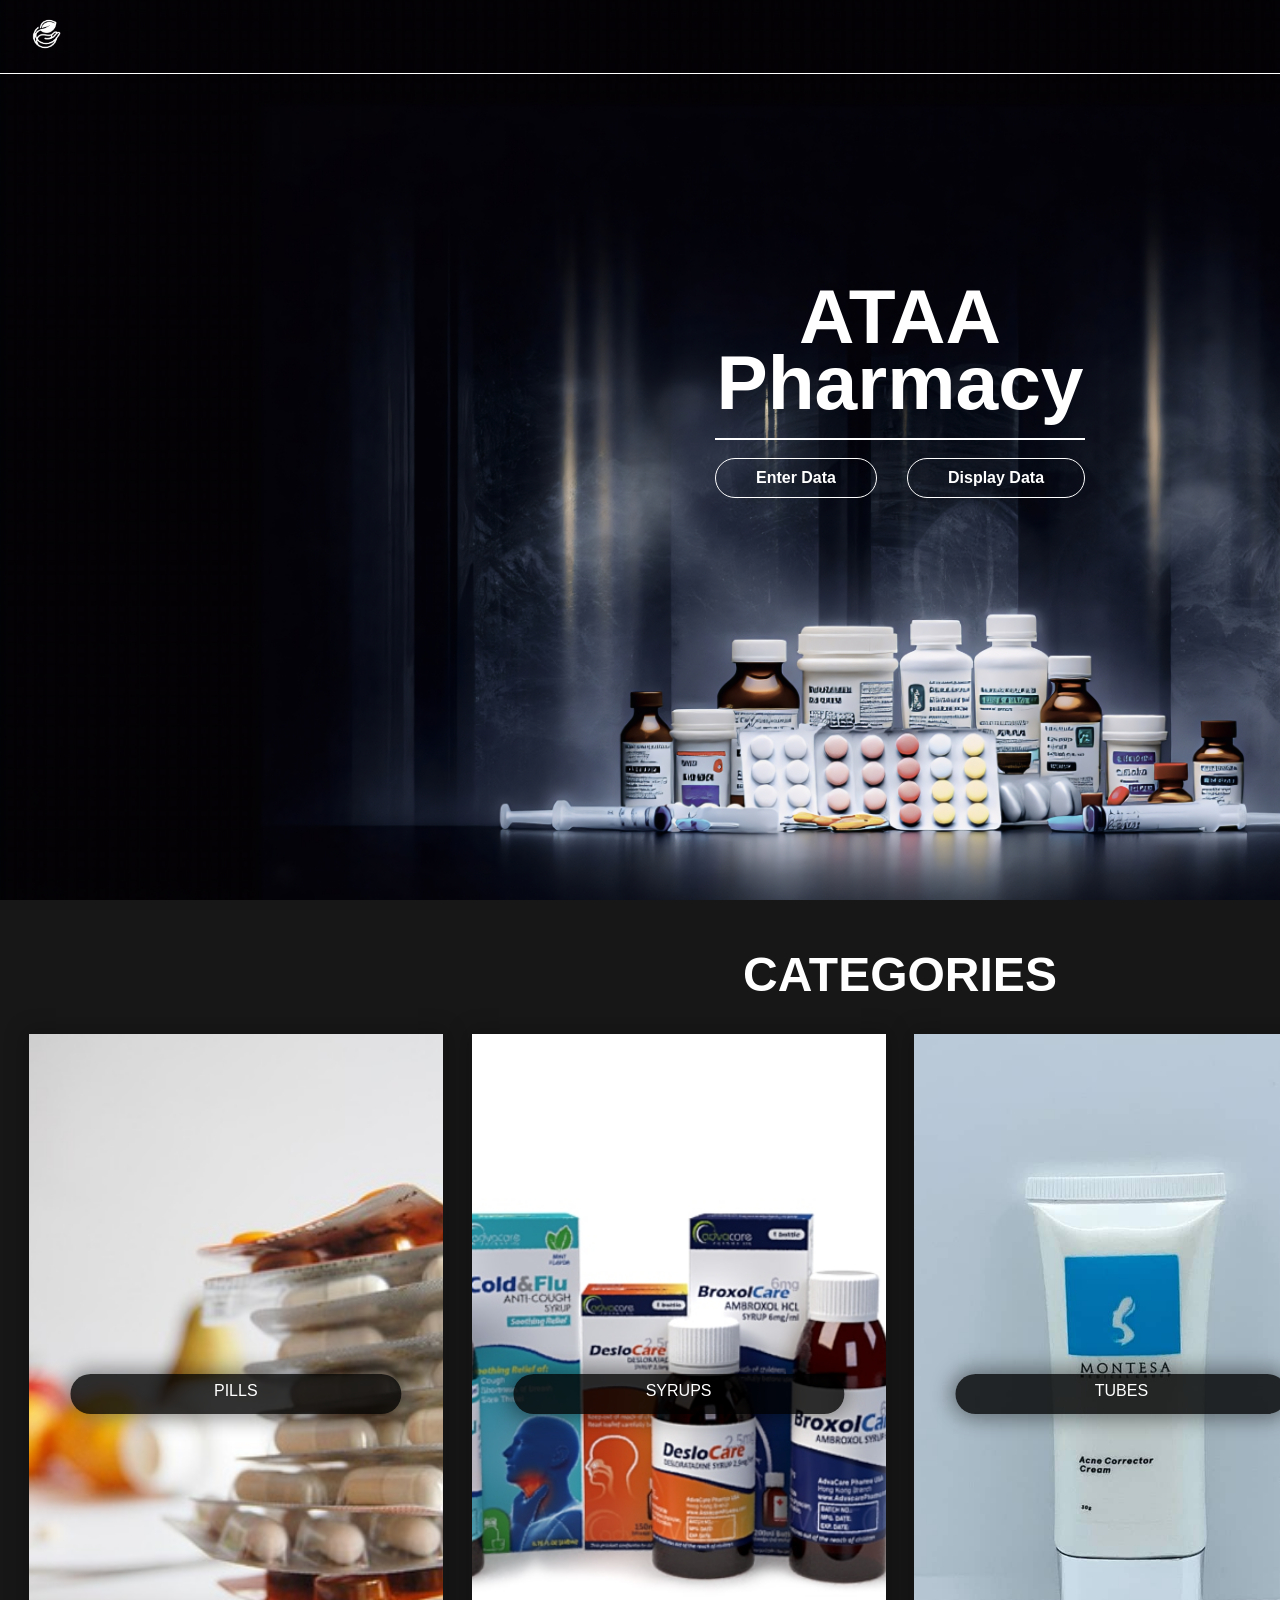
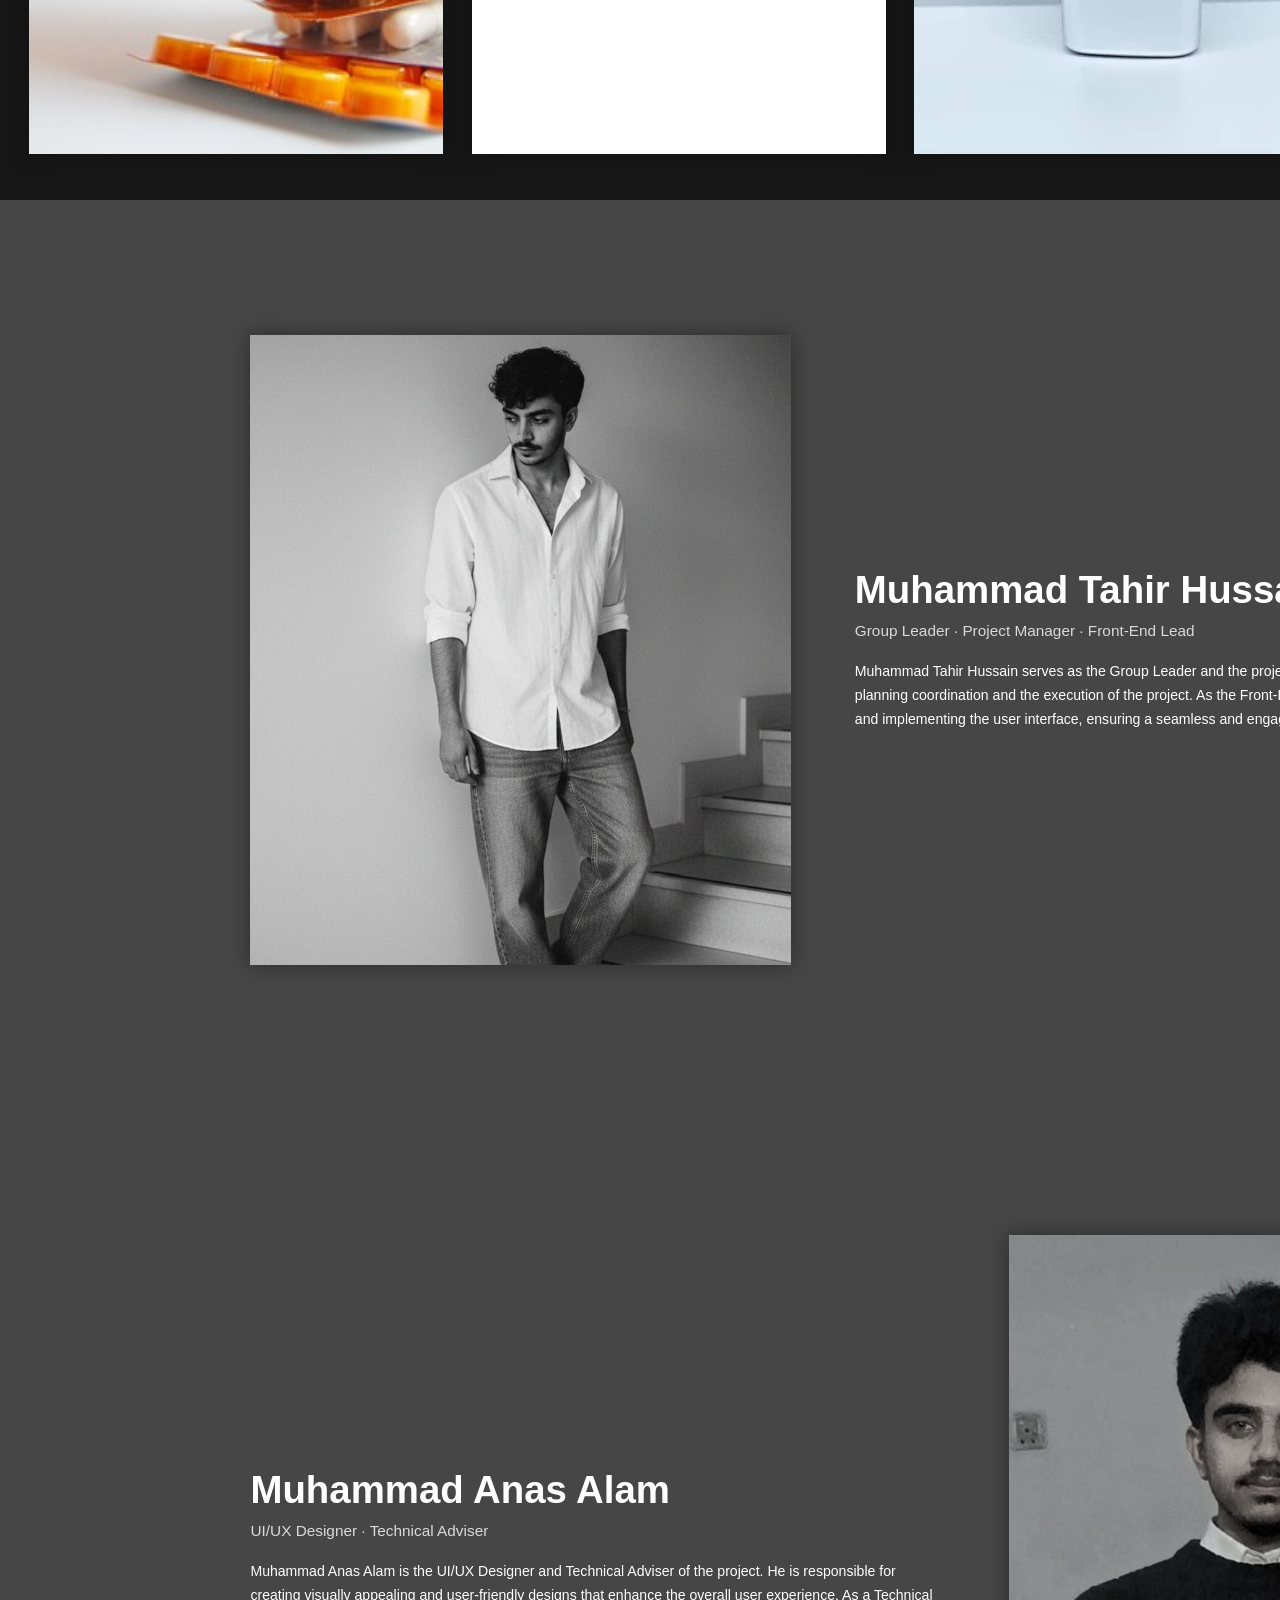
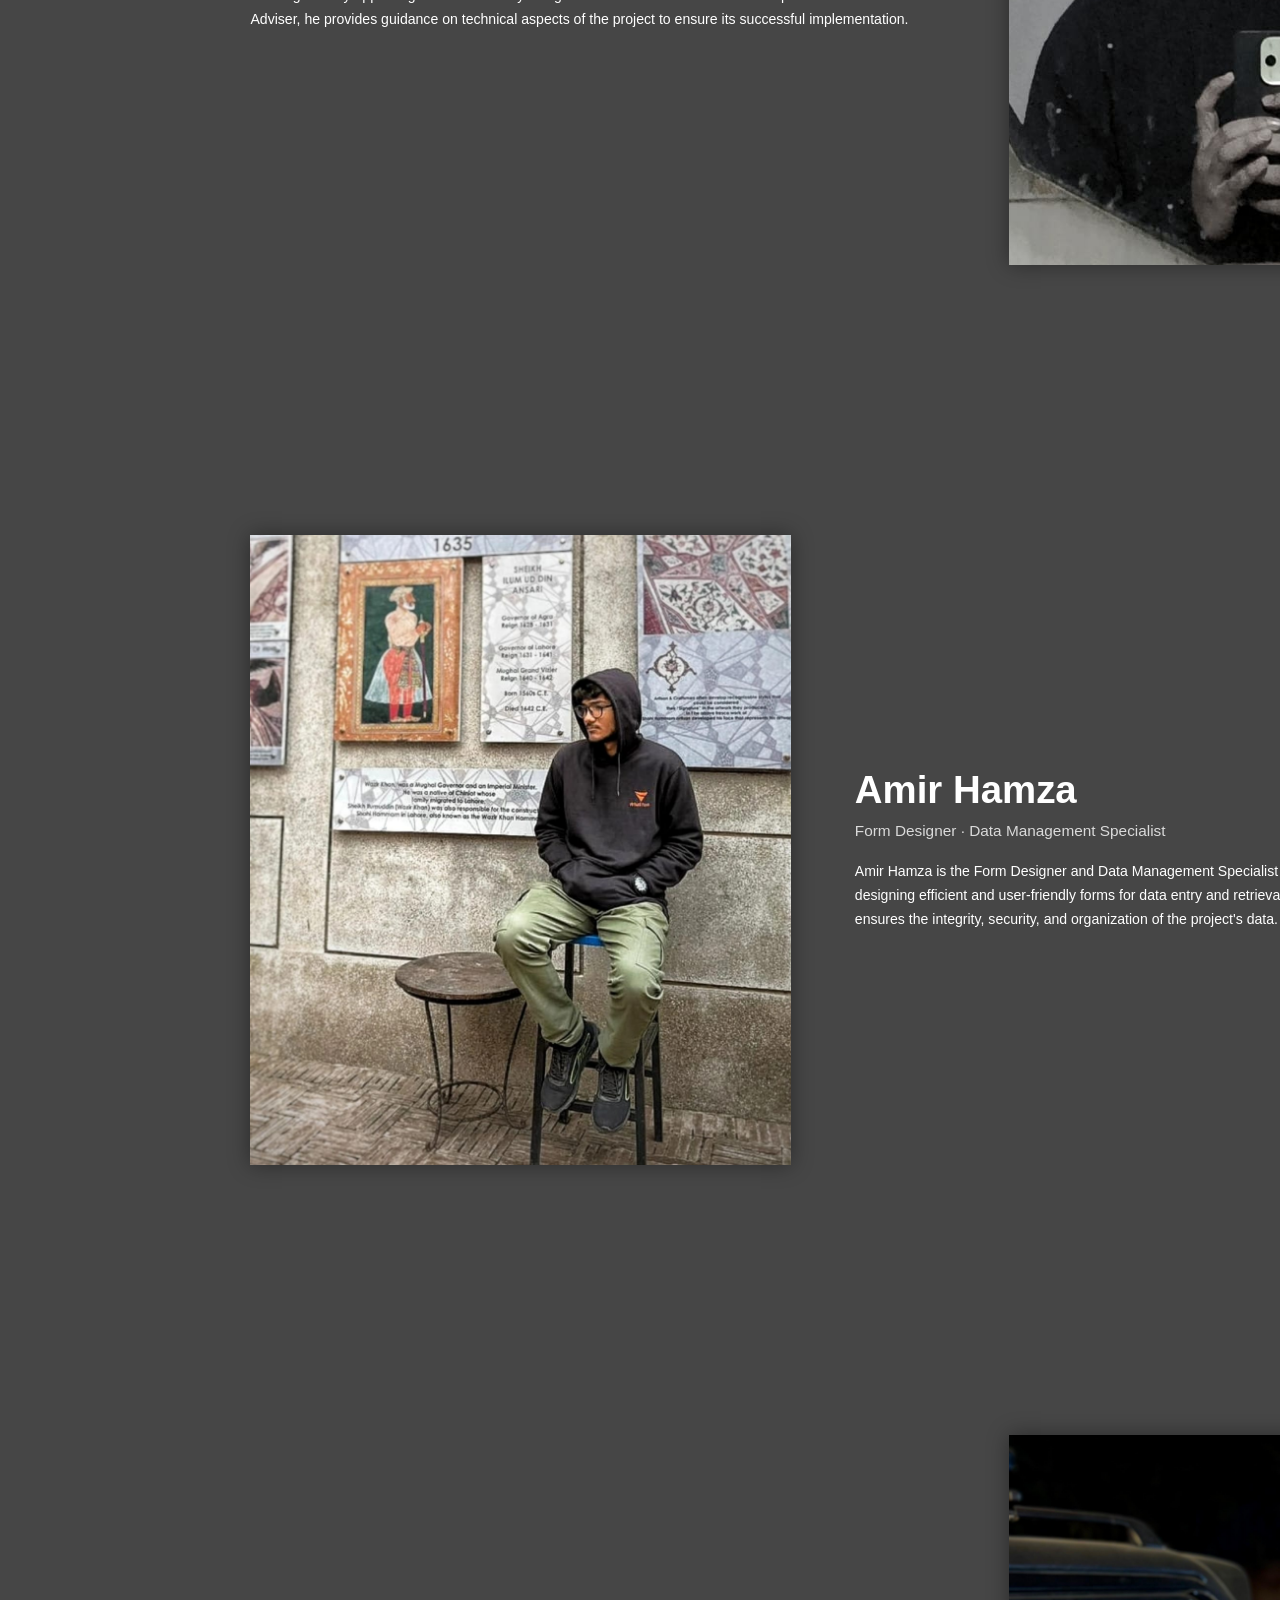
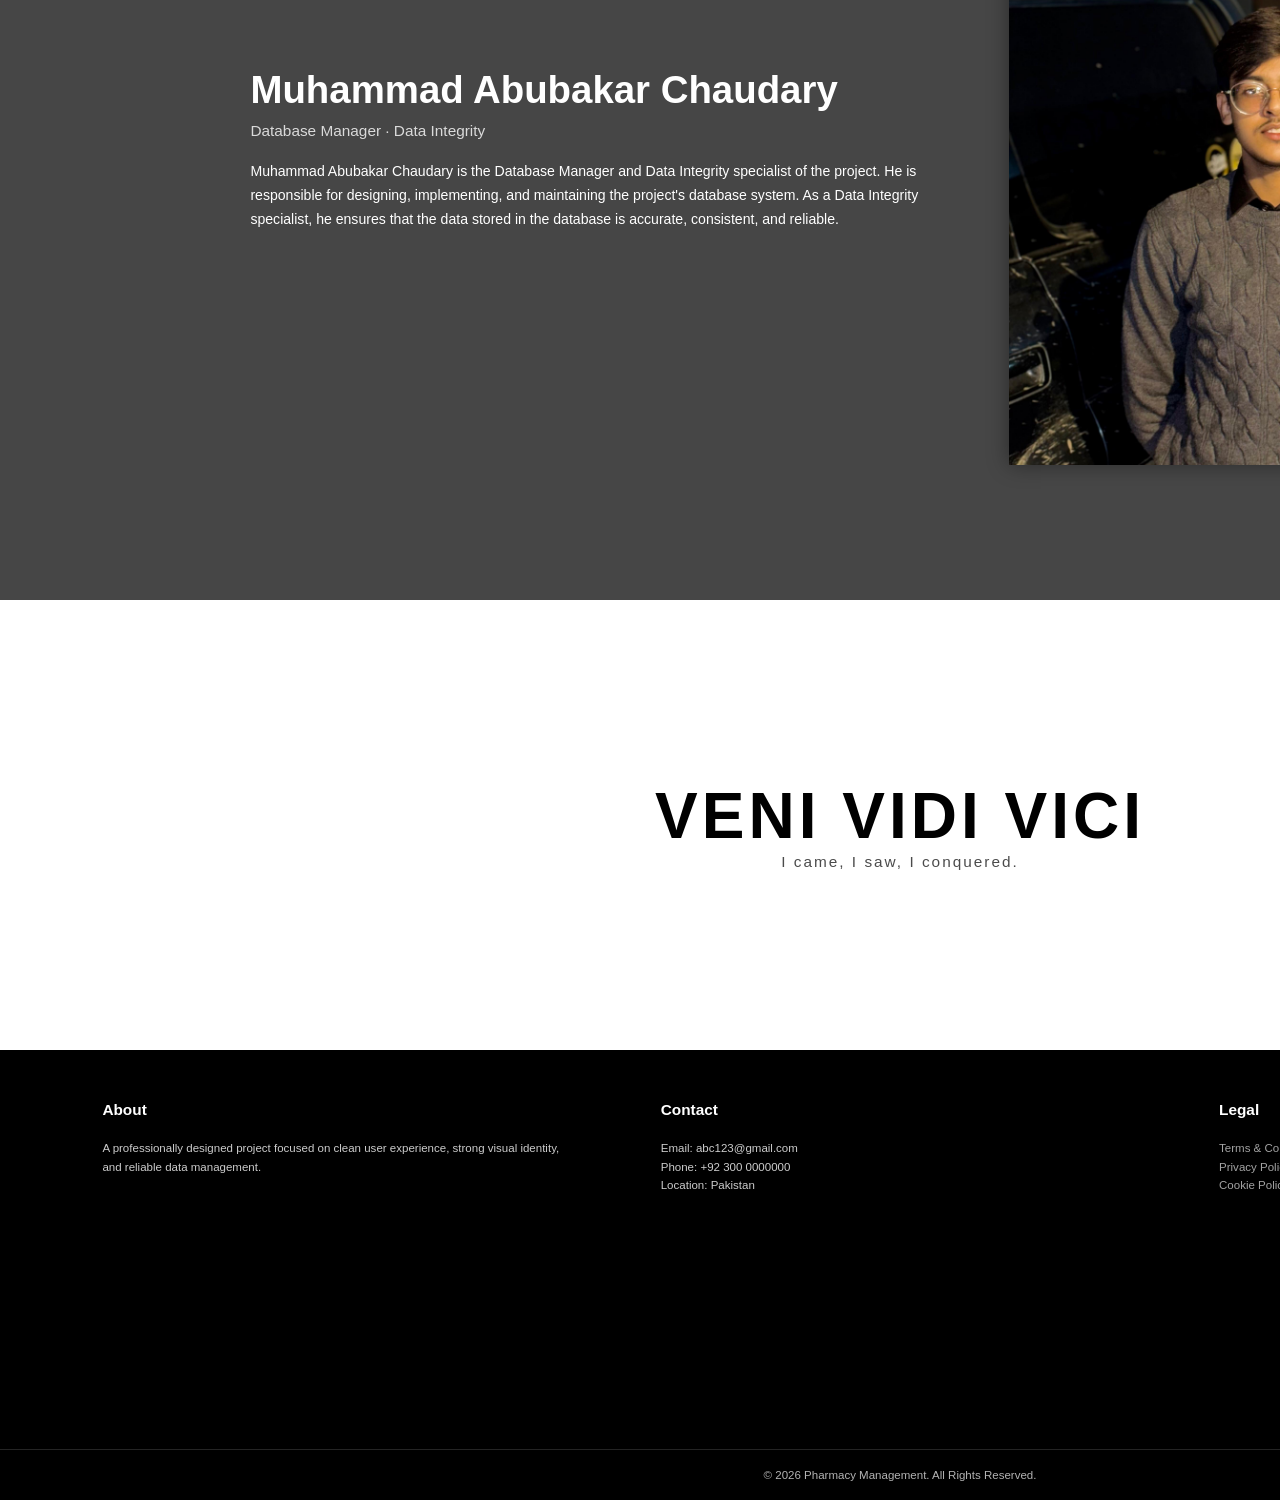
<file: index.html>
<!DOCTYPE html>
<html lang="en">

<head>
    <meta charset="UTF-8">
    <meta name="viewport" content="width=device-width, initial-scale=1.0">
    <link rel="stylesheet" href="style.css">
    <link rel="icon" type="image/jpeg" href="fav.jpeg">
    <title>ATAA Pharmacy</title>
</head>

<body>
    <div class="main">

        <div id="page1">
            <nav id="nav">
                <h3><img src="images/icon.png" alt="Logo"></h3>
                <div id="nav-part2">
                    <h4><a href="info.html">Info</a></h4>
                    <h4><a href="auth.html?form=signup" class="btn">Sign Up</a></h4>
                    <h4><a href="auth.html?form=login" class="btn">Login</a></h4>
                </div>
            </nav>

            <div id="center">
                <div id="content">
                    <h1>ATAA</h1>
                    <h1>Pharmacy</h1>
                </div>
                <div id="links">
                    <h4><a href="forms.html">Enter Data</a></h4>
                    <h4><a href="search.html">Display Data</a></h4>
                </div>
            </div>
        </div>

        <div id="page2">
            <div class="categories-container">
                <h2>CATEGORIES</h2>

                <div class="elements-wrapper">
                    <div class="elem">
                        <img src="images/tablets.jpg" alt="Pills">
                        <div class="dets">
                            <a href="category.html?category=Pills">PILLS</a>
                        </div>
                    </div>

                    <div class="elem">
                        <img src="images/syrips.jpg" alt="Syrups">
                        <div class="dets">
                            <a href="category.html?category=Syrups">SYRUPS</a>
                        </div>
                    </div>

                    <div class="elem">
                        <img src="images/tubes.jpeg" alt="Tubes">
                        <div class="dets">
                            <a href="category.html?category=Tubes">TUBES</a>
                        </div>
                    </div>

                    <div class="elem">
                        <img src="images/tools.jpg" alt="Tools">
                        <div class="dets">
                            <a href="category.html?category=Tools">TOOLS</a>
                        </div>
                    </div>
                </div>
            </div>
        </div>

        <div id="page3">
            <div class="team">
                <!-- <h2 class="team-title">OUR TEAM</h2> -->

                <div class="person-section">
                    <div class="person-img">
                        <img src="images/tahir.jpeg" alt="Muhammad Tahir Hussain">
                    </div>
                    <div class="person-info">
                        <h2>Muhammad Tahir Hussain</h2>
                        <h4>Group Leader · Project Manager · Front-End Lead</h4>
                        <p>
                            Muhammad Tahir Hussain serves as the Group Leader and the project manager of the project. He
                            leads the planning coordination and the execution of the project. As the Front-End Lead, he
                            is responsible for designing and implementing the user interface, ensuring a seamless and
                            engaging user experience.
                        </p>
                    </div>
                </div>

                <div class="person-section reverse">
                    <div class="person-info">
                        <h2>Muhammad Anas Alam</h2>
                        <h4>UI/UX Designer · Technical Adviser</h4>
                        <p>
                            Muhammad Anas Alam is the UI/UX Designer and Technical Adviser of the project. He is
                            responsible for creating visually appealing and user-friendly designs that enhance the
                            overall user experience. As a Technical Adviser, he provides guidance on technical aspects
                            of the project to ensure its successful implementation.
                        </p>
                    </div>
                    <div class="person-img">
                        <img src="images/anas1.jpeg" alt="Team Member Two">
                    </div>
                </div>

                <div class="person-section">
                    <div class="person-img">
                        <img src="images/amir1.jpeg" alt="Team Member Three">
                    </div>
                    <div class="person-info">
                        <h2>Amir Hamza</h2>
                        <h4>Form Designer · Data Management Specialist</h4>
                        <p>
                            Amir Hamza is the Form Designer and Data Management Specialist of the project. He is
                            responsible for designing efficient and user-friendly forms for data entry and retrieval. As
                            a Data Management Specialist, he ensures the integrity, security, and organization of the
                            project's data.
                        </p>
                    </div>
                </div>

                <div class="person-section reverse">
                    <div class="person-info">
                        <h2>Muhammad Abubakar Chaudary</h2>
                        <h4>Database Manager · Data Integrity</h4>
                        <p>
                            Muhammad Abubakar Chaudary is the Database Manager and Data Integrity specialist of the
                            project. He is responsible for designing, implementing, and maintaining the project's
                            database system. As a Data Integrity specialist, he ensures that the data stored in the
                            database is accurate, consistent, and reliable.
                        </p>
                    </div>
                    <div class="person-img">
                        <img src="images/abubakar.jpeg" alt="Team Member Four">
                    </div>
                </div>
            </div>
        </div>

        <div id="page4">

            <!-- Quote Section -->
            <div class="quote-section">
                <h1>Veni Vidi Vici</h1>
                <p>I came, I saw, I conquered.</p>
            </div>

            <!-- Footer Section -->
            <div class="footer">
                <div class="footer-container">

                    <!-- About -->
                    <div class="footer-col">
                        <h3>About</h3>
                        <p>
                            A professionally designed project focused on clean user
                            experience, strong visual identity, and reliable data
                            management.
                        </p>
                    </div>

                    <!-- Contact -->
                    <div class="footer-col">
                        <h3>Contact</h3>
                        <p>Email: abc123@gmail.com</p>
                        <p>Phone: +92 300 0000000</p>
                        <p>Location: Pakistan</p>
                    </div>

                    <!-- Legal -->
                    <div class="footer-col">
                        <h3>Legal</h3>
                        <ul>
                            <li><a href="terms.html">Terms & Conditions</a></li>
                            <li><a href="terms.html">Privacy Policy</a></li>
                            <li><a href="terms.html">Cookie Policy</a></li>
                        </ul>
                    </div>

                </div>

                <!-- Footer Bottom -->
                <div class="footer-bottom">
                    © 2026 Pharmacy Management. All Rights Reserved.
                </div>
            </div>

        </div>

    </div>

    <script src="https://cdnjs.cloudflare.com/ajax/libs/gsap/3.13.0/gsap.min.js"
        integrity="sha512-NcZdtrT77bJr4STcmsGAESr06BYGE8woZdSdEgqnpyqac7sugNO+Tr4bGwGF3MsnEkGKhU2KL2xh6Ec+BqsaHA=="
        crossorigin="anonymous" referrerpolicy="no-referrer"></script>
    <script src="script.js"></script>
</body>

</html>
</file>
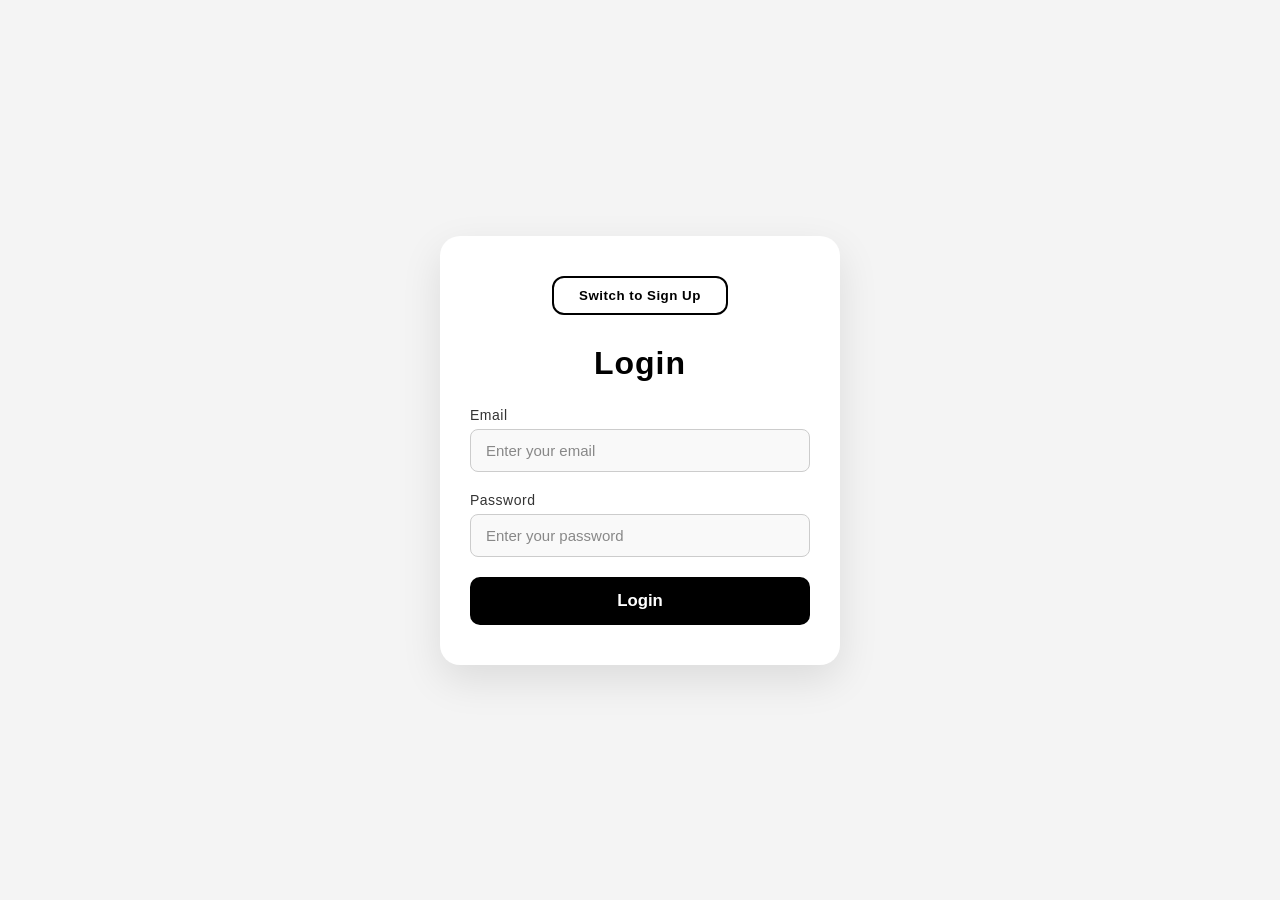
<file: auth.html>
<!DOCTYPE html>
<html lang="en">
<head>
    <meta charset="UTF-8">
    <meta name="viewport" content="width=device-width, initial-scale=1.0">
    <title>Login / Sign Up</title>
    <link rel="stylesheet" href="auth.css">
    <link rel="icon" type="image/jpeg" href="fav.jpeg">
    
</head>
<body>
    <div class="auth-container">

        <div class="form-toggle">
            <button id="toggle-btn">Switch to Sign Up</button>
        </div>

        <!-- LOGIN FORM -->
        <form id="login-form" action="login_process.php" method="POST" class="auth-form active">
            <h2>Login</h2>
            <div class="input-group">
                <label>Email</label>
                <input type="email" name="email" placeholder="Enter your email" required>
            </div>
            <div class="input-group">
                <label>Password</label>
                <input type="password" name="password" placeholder="Enter your password" required>
            </div>
            <button type="submit" class="submit-btn">Login</button>
        </form>

        <!-- SIGNUP FORM -->
        <form id="signup-form" action="signup_process.php" method="POST" class="auth-form">
            <h2>Sign Up</h2>
            <div class="input-group">
                <label>Full Name</label>
                <input type="text" name="fullname" placeholder="Enter your name" required>
            </div>
            <div class="input-group">
                <label>Email</label>
                <input type="email" name="email" placeholder="Enter your email" required>
            </div>
            <div class="input-group">
                <label>Password</label>
                <input type="password" name="password" placeholder="Create a password" required>
            </div>
            <div class="input-group">
                <label>Confirm Password</label>
                <input type="password" name="confirm_password" placeholder="Confirm your password" required>
            </div>
            <button type="submit" class="submit-btn">Sign Up</button>
        </form>

    </div>

    <script>
        const toggleBtn = document.getElementById('toggle-btn');
        const loginForm = document.getElementById('login-form');
        const signupForm = document.getElementById('signup-form');

        toggleBtn.addEventListener('click', () => {
            loginForm.classList.toggle('active');
            signupForm.classList.toggle('active');

            // Update button text dynamically
            if(loginForm.classList.contains('active')) {
                toggleBtn.textContent = "Switch to Sign Up";
            } else {
                toggleBtn.textContent = "Switch to Login";
            }
        });

        // Optional: handle query parameter for default form
        const urlParams = new URLSearchParams(window.location.search);
        const formType = urlParams.get('form');
        if(formType === 'signup') toggleBtn.click();
    </script>
</body>
</html>
</file>
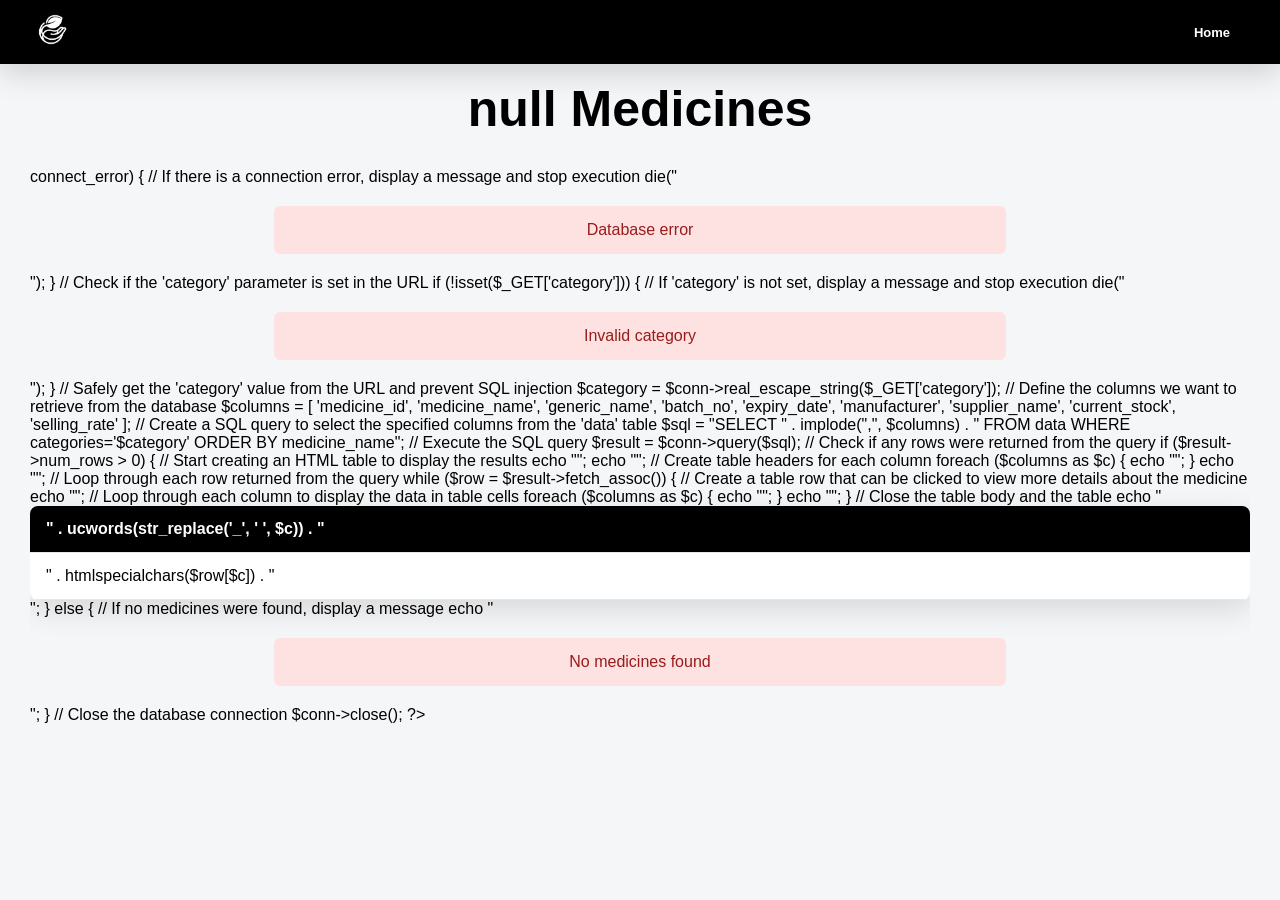
<file: category.html>
<!DOCTYPE html>
<html lang="en">

<head>
    <!-- Character encoding for the document -->
    <meta charset="UTF-8">
    <!-- Title shown in browser tab -->
    <title>Category Medicines</title>
    <!-- Make website responsive on mobile devices -->
    <meta name="viewport" content="width=device-width, initial-scale=1.0">
    <link rel="icon" type="image/jpeg" href="fav.jpeg">

    <style>
        /* =====================
            UNIVERSAL STYLES - Applied to all elements
        ===================== */
        /* Reset default browser styles for all elements */
        * {
            margin: 0;                 /* Remove default spacing around elements */
            padding: 0;                /* Remove default internal spacing */
            box-sizing: border-box;    /* Include padding/border in element width/height */
            font-family: "Inter", sans-serif; /* Set default font for all text */
        }

        /* Make html and body take full screen height and width */
        html,
        body {
            width: 100%;               /* Make body take full width of screen */
            height: 100%;              /* Make body take full height of screen */
        }

        /* Style the body - set background color and padding */
        body {
            font-family: "Inter", Arial, sans-serif; /* Define font family with fallback options */
            background: #f4f6f8;       /* Light gray background color for entire page */
            padding: 30px;             /* Add 30px space inside the body on all sides */
        }

        /* =====================
            NAVBAR - Top navigation bar that stays fixed at top
        ===================== */
        /* Fixed navbar that stays at top when scrolling */
        nav#nav {
            position: fixed;           /* Keep navbar fixed at top even when scrolling */
            top: 0;                    /* Position at top of page */
            left: 0;                   /* Position at left edge of page */
            width: 100%;               /* Make navbar span full width of screen */
            height: 64px;              /* Set navbar height to 64 pixels */
            padding: 0 32px;           /* Add 32px space on left and right inside navbar */
            background: #000;          /* Black background color for navbar */
            display: flex;             /* Use flexbox layout to arrange items horizontally */
            align-items: center;       /* Vertically center items in navbar */
            justify-content: space-between; /* Spread navbar items to left and right edges */
            z-index: 1000;             /* Place navbar on top of other page elements */
            box-shadow: 0 10px 30px rgba(0, 3, 3, 0.15); /* Add subtle shadow below navbar */
        }

        /* Style logo image in navbar */
        nav h3 img {
            width: 40px;               /* Set logo image width to 40 pixels */
        }

        /* =====================
            NAVIGATION BUTTONS - Styled buttons in navbar
        ===================== */
        /* Style navigation buttons */
        #nav-part2 h4 {
            padding: 8px 18px;         /* Add space inside each button (top/bottom: 8px, left/right: 18px) */
            border-radius: 20px;       /* Round button corners to create pill-shaped buttons */
            position: relative;        /* Allow positioning of ::after element */
            overflow: hidden;          /* Hide overflowing content (for animation effect) */
        }

        /* Style navigation links - remove underline and set color */
        #nav-part2 h4 a {
            color: white;              /* Make link text white */
            text-decoration: none;     /* Remove underline from link */
            font-size: 13px;           /* Set link text size to 13 pixels */
            position: relative;        /* Allow positioning relative to parent */
            z-index: 2;                /* Place text on top of background animation */
        }

        /* Create white background that slides up on hover */
        #nav-part2 h4::after {
            content: "";               /* Create a pseudo-element (hidden element) */
            position: absolute;        /* Position it absolutely within the button */
            inset: 0;                  /* Make it fill entire button */
            background: white;         /* White background for animation */
            transform: translateY(100%); /* Start below button (hidden) */
            transition: 0.3s ease;     /* Smooth animation over 0.3 seconds */
            z-index: 1;                /* Place animation background behind text */
        }

        /* Animate background on hover - slide white background up when hovering */
        #nav-part2 h4:hover::after {
            transform: translateY(0);  /* Move background to normal position (visible) */
        }

        /* Change text color when hovering over nav button */
        #nav-part2 h4:hover a {
            color: black;              /* Change link text to black when hovering */
        }

        /* =====================
            PAGE CONTENT STYLES
        ===================== */
        /* Style main page heading */
        h1 {
            padding-top: 50px;         /* Add 50px space above heading (account for fixed navbar) */
            text-align: center;        /* Center the heading text */
            font-size: 50px;           /* Set heading text size to 50 pixels */
            margin-bottom: 30px;       /* Add 30px space below heading */
        }

        /* =====================
            TABLE STYLES - Display medicine data in organized rows and columns
        ===================== */
        /* Make table scrollable on small screens */
        .table-container {
            max-width: 100%;           /* Don't make container wider than screen */
            overflow-x: auto;          /* Add horizontal scrollbar if table is too wide */
        }

        /* Style the table */
        table {
            width: 100%;               /* Make table full width of its container */
            min-width: 1000px;         /* Minimum width to display properly */
            border-collapse: collapse;  /* Remove gaps between table cells */
            background: #fff;          /* White background for table */
            box-shadow: 0 10px 30px rgba(0, 0, 0, 0.12); /* Add shadow effect around table */
            border-radius: 8px;        /* Round table corners slightly */
            overflow: hidden;          /* Hide content that overflows rounded corners */
        }

        /* Style table header (top row with column names) */
        thead {
            background: #000;          /* Black background for header */
            color: #fff;               /* White text in header */
        }

        /* Style table cells (all data cells) */
        th,
        td {
            padding: 14px 16px;        /* Add space inside each cell */
            border-bottom: 1px solid #e5e7eb; /* Add light gray line below each cell */
            text-align: left;          /* Align text to left side of cells */
        }

        /* Alternate row colors for better readability */
        tbody tr:nth-child(even) {
            background: #f9fafb;       /* Very light gray for even rows */
        }

        /* Change background color when hovering over row - visual feedback */
        tbody tr:hover {
            background: #d6d6d6;       /* Darker gray when hovering over row */
            cursor: pointer;           /* Change cursor to pointer (hand) on hover */
        }

        /* =====================
            MESSAGE/ERROR STYLES
        ===================== */
        /* Style error/message box */
        .message {
            text-align: center;        /* Center the message text */
            padding: 15px;             /* Add space inside message box */
            background: #fee2e2;       /* Light red background */
            color: #991b1b;            /* Dark red text */
            border-radius: 6px;        /* Slightly round corners */
            width: 60%;                /* Make message box 60% of screen width */
            margin: 20px auto;         /* Center message box and add space above/below */
        }
    </style>
</head>

<body>

    <!-- =====================
        NAVIGATION BAR - Top menu with logo and home button
    ===================== -->
    <nav id="nav">
        <h3><img src="icon.png" alt="Logo"></h3>
        <div id="nav-part2">
            <!-- Link to home page -->
            <h4><a href="index.html">Home</a></h4>
        </div>
    </nav>

    <!-- =====================
        PAGE TITLE - Will be filled by JavaScript with category name
    ===================== -->
    <h1 id="title"></h1>

    <!-- =====================
        TABLE CONTAINER - Where the medicine list will appear
    ===================== -->
    <div id="result" class="table-container"></div>

    <!-- =====================
        JAVASCRIPT - Handles page logic and interactions
    ===================== -->
    <script>
        // ===== Get category from URL =====
        // Get all URL parameters (like ?category=Antibiotics)
        const params = new URLSearchParams(window.location.search);
        // Extract the category value from URL (e.g., "Antibiotics" from ?category=Antibiotics)
        const category = params.get("category");

        // ===== Set page title =====
        // Update the page heading with the category name (e.g., "Antibiotics Medicines")
        document.getElementById("title").innerText = category + " Medicines";

        // ===== Fetch and display medicine data =====
        // Send request to server to get medicines in this category
        fetch("category.php?category=" + encodeURIComponent(category))
            .then(res => res.text()) // Wait for server response and convert to text/HTML
            .then(data => {
                // Insert the HTML table received from server into the page
                document.getElementById("result").innerHTML = data;
            });

        // ===== Navigate to medicine details =====
        // Function to handle when user clicks on a medicine row
        function viewMedicine(id) {
            // Redirect to medicine detail page with medicine ID in URL
            window.location.href = "view_medicine.php?id=" + id;
        }
    </script>

</body>

</html>
</file>
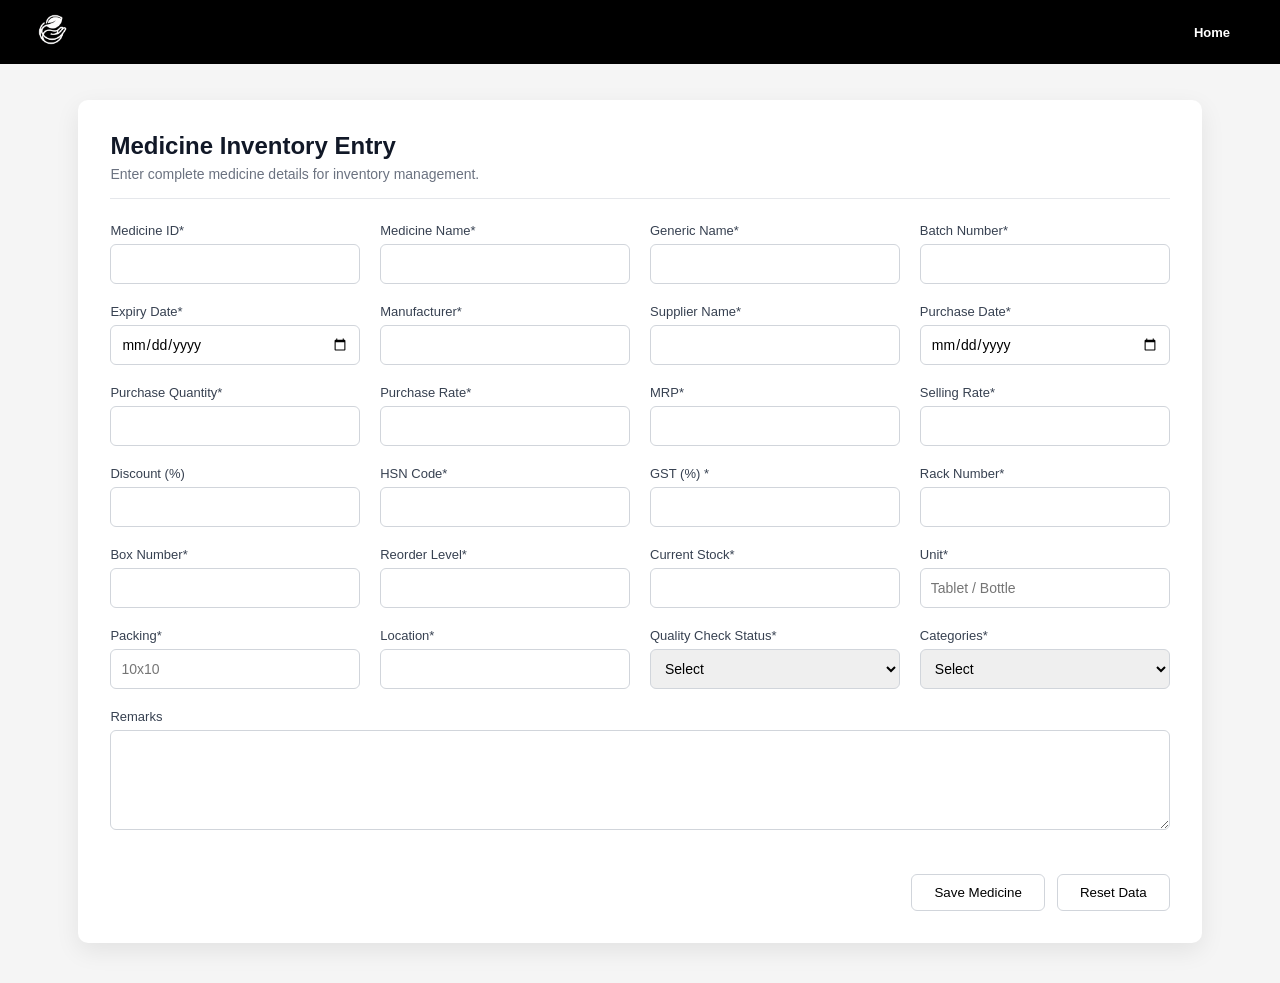
<file: forms.html>
<!DOCTYPE html>
<html lang="en">
<head>
    <meta charset="UTF-8">
    <meta name="viewport" content="width=device-width, initial-scale=1.0">
    <title>Medicine Inventory</title>
    <link rel="icon" type="image/jpeg" href="fav.jpeg">

    <!-- External CSS -->
    <link rel="stylesheet" href="formstyle.css">
</head>
<body>

<div class="main-container">
    <!-- Navigation Bar -->
    <nav id="nav">
        <h3><img src="icon.png" alt="Logo"></h3>
        <div id="nav-part2">
            <h4><a href="index.html">Home</a></h4>
        </div>
    </nav>

    <!-- Form Wrapper that contain the form details -->
    <div class="form-wrapper">

        <div class="form-header">
            <h2 class="form-title">Medicine Inventory Entry</h2>
            <p class="form-description">
                Enter complete medicine details for inventory management.
            </p>
        </div>

        <form action="form_php.php" method="POST">

            <div class="form-group">
                <label class="form-label">Medicine ID*</label>
                <input type="text" name="medicine_id" class="form-input" required>
            </div>

            <div class="form-group">
                <label class="form-label">Medicine Name*</label>
                <input type="text" name="medicine_name" class="form-input" required>
            </div>

            <div class="form-group">
                <label class="form-label">Generic Name*</label>
                <input type="text" name="generic_name" class="form-input" required>
            </div>

            <div class="form-group">
                <label class="form-label">Batch Number*</label>
                <input type="text" name="batch_no" class="form-input" required>
            </div>

            <div class="form-group">
                <label class="form-label">Expiry Date*</label>
                <input type="date" name="expiry_date" class="form-input" required>
            </div>

            <div class="form-group">
                <label class="form-label">Manufacturer*</label>
                <input type="text" name="manufacturer" class="form-input" required>
            </div>

            <div class="form-group">
                <label class="form-label">Supplier Name*</label>
                <input type="text" name="supplier_name" class="form-input" required>
            </div>

            <div class="form-group">
                <label class="form-label">Purchase Date*</label>
                <input type="date" name="purchase_date" class="form-input" required>
            </div>

            <div class="form-group">
                <label class="form-label">Purchase Quantity*</label>
                <input type="number" name="purchase_qty" class="form-input" required>
            </div>

            <div class="form-group">
                <label class="form-label">Purchase Rate*</label>
                <input type="number" step="0.01" name="purchase_rate" class="form-input" required>
            </div>

            <div class="form-group">
                <label class="form-label">MRP*</label>
                <input type="number" step="0.01" name="mrp" class="form-input" required>
            </div>

            <div class="form-group">
                <label class="form-label">Selling Rate*</label>
                <input type="number" step="0.01" name="selling_rate" class="form-input" required>
            </div>

            <div class="form-group">
                <label class="form-label">Discount (%)</label>
                <input type="number" step="0.01" name="discount_percent" class="form-input">
            </div>

            <div class="form-group">
                <label class="form-label">HSN Code*</label>
                <input type="text" name="hsn_code" class="form-input" required>
            </div>

            <div class="form-group">
                <label class="form-label">GST (%) *</label>
                <input type="number" step="0.01" name="gst_percent" class="form-input" required>
            </div>

            <div class="form-group">
                <label class="form-label">Rack Number*</label>
                <input type="text" name="rack_no" class="form-input" required>
            </div>

            <div class="form-group">
                <label class="form-label">Box Number*</label>
                <input type="text" name="box_no" class="form-input" required>
            </div>

            <div class="form-group">
                <label class="form-label">Reorder Level*</label>
                <input type="number" name="reorder_level" class="form-input" required>
            </div>

            <div class="form-group">
                <label class="form-label">Current Stock*</label>
                <input type="number" name="current_stock" class="form-input" required>
            </div>

            <div class="form-group">
                <label class="form-label">Unit*</label>
                <input type="text" name="unit" class="form-input" placeholder="Tablet / Bottle" required>
            </div>

            <div class="form-group">
                <label class="form-label">Packing*</label>
                <input type="text" name="packing" class="form-input" placeholder="10x10" required>
            </div>

            <div class="form-group">
                <label class="form-label">Location*</label>
                <input type="text" name="location" class="form-input" required>
            </div>

            <div class="form-group">
                <label class="form-label">Quality Check Status*</label>
                <select name="quality_check_status" class="form-select" required>
                    <option value="">Select</option>
                    <option value="approved">Approved</option>
                    <option value="rejected">Rejected</option>
                    <option value="pending">Pending</option>
                </select>
            </div>
            
            <div class="form-group">
                <label class="form-label">Categories*</label>
                <select name="categories" class="form-select" required>
                    <option value="">Select</option>
                    <option value="pills">Pills</option>
                    <option value="syrips">Syrips</option>
                    <option value="tubes">Tubes</option>
                    <option value="tools">Tools</option>
                </select>
            </div>

            <div class="form-group wide">
                <label class="form-label">Remarks</label>
                <textarea name="remarks" rows="3" class="form-textarea"></textarea>
            </div>
            <div class="button-row">
                <button type="submit" class="submit-btn">Save Medicine</button>
                <button type="reset" class="reset-btn">Reset Data</button>
            </div>

        </form>
    </div>
</div>

</body>
</html>
</file>
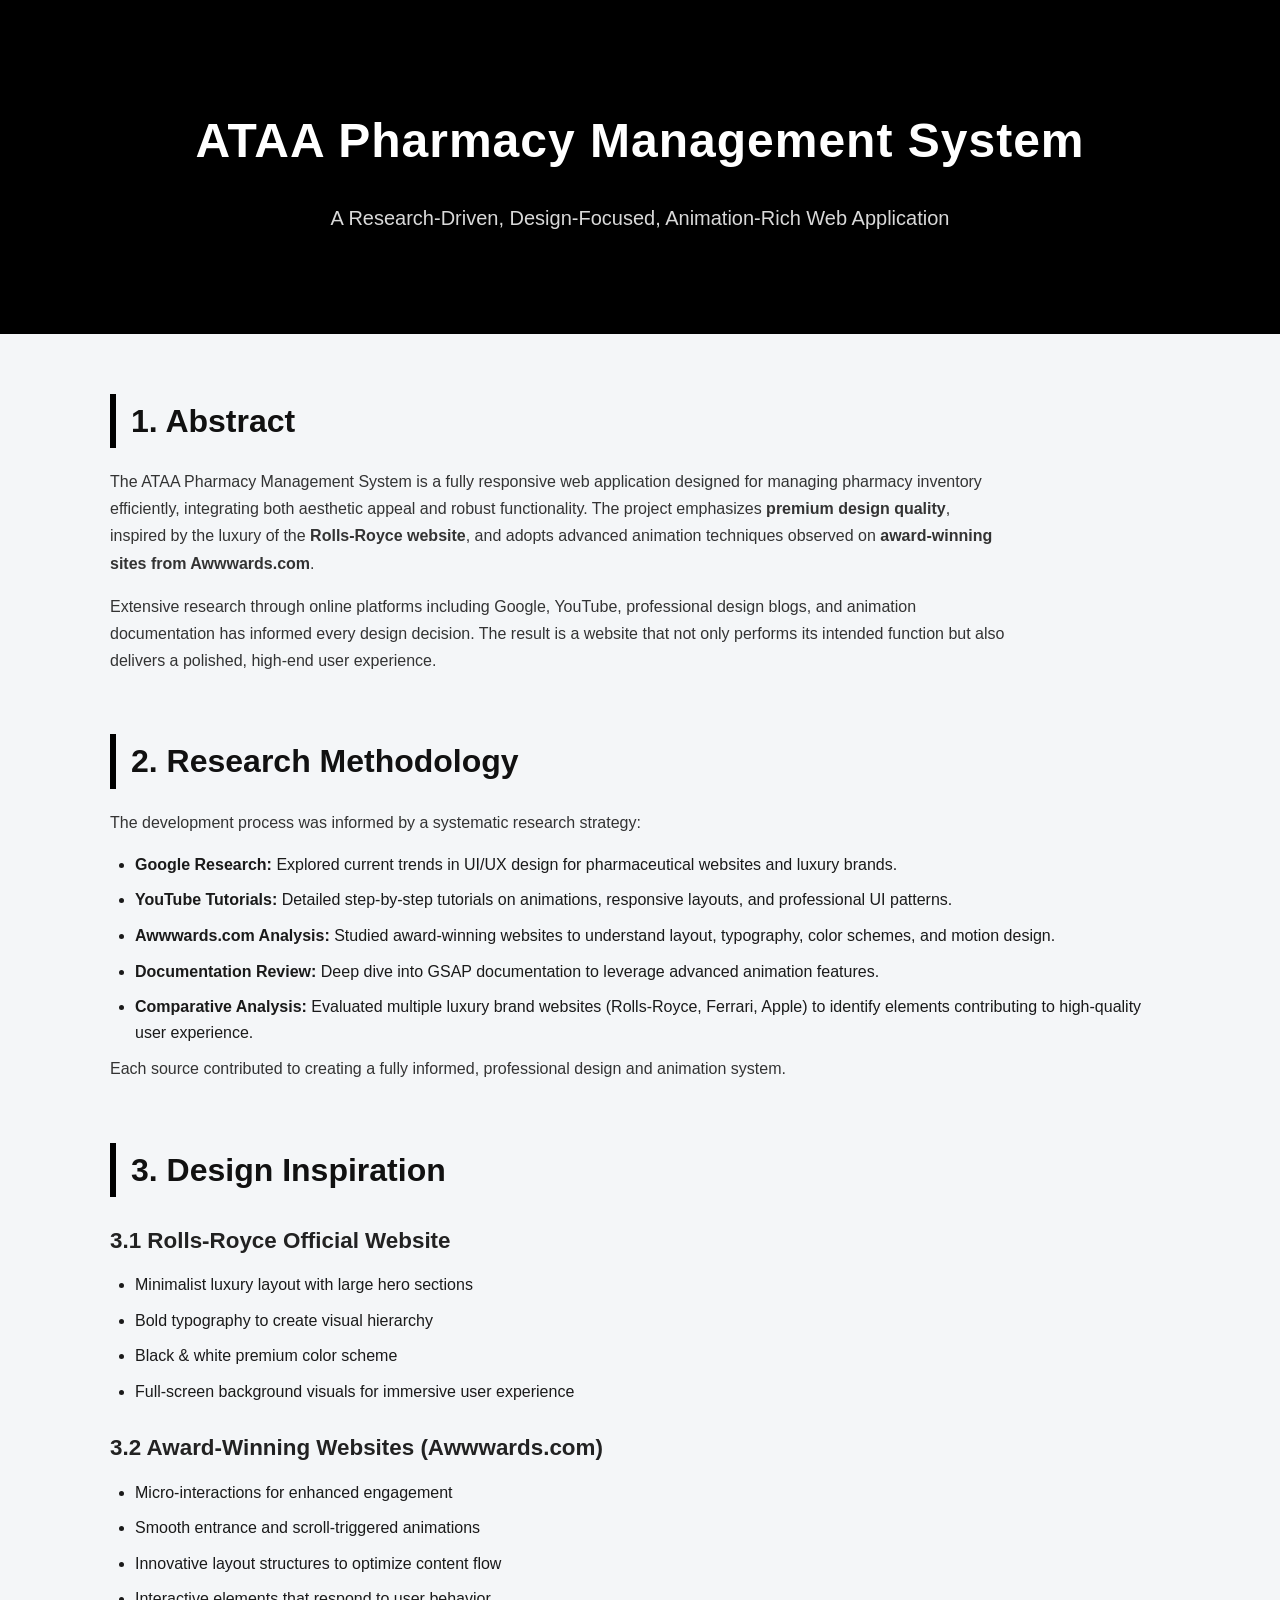
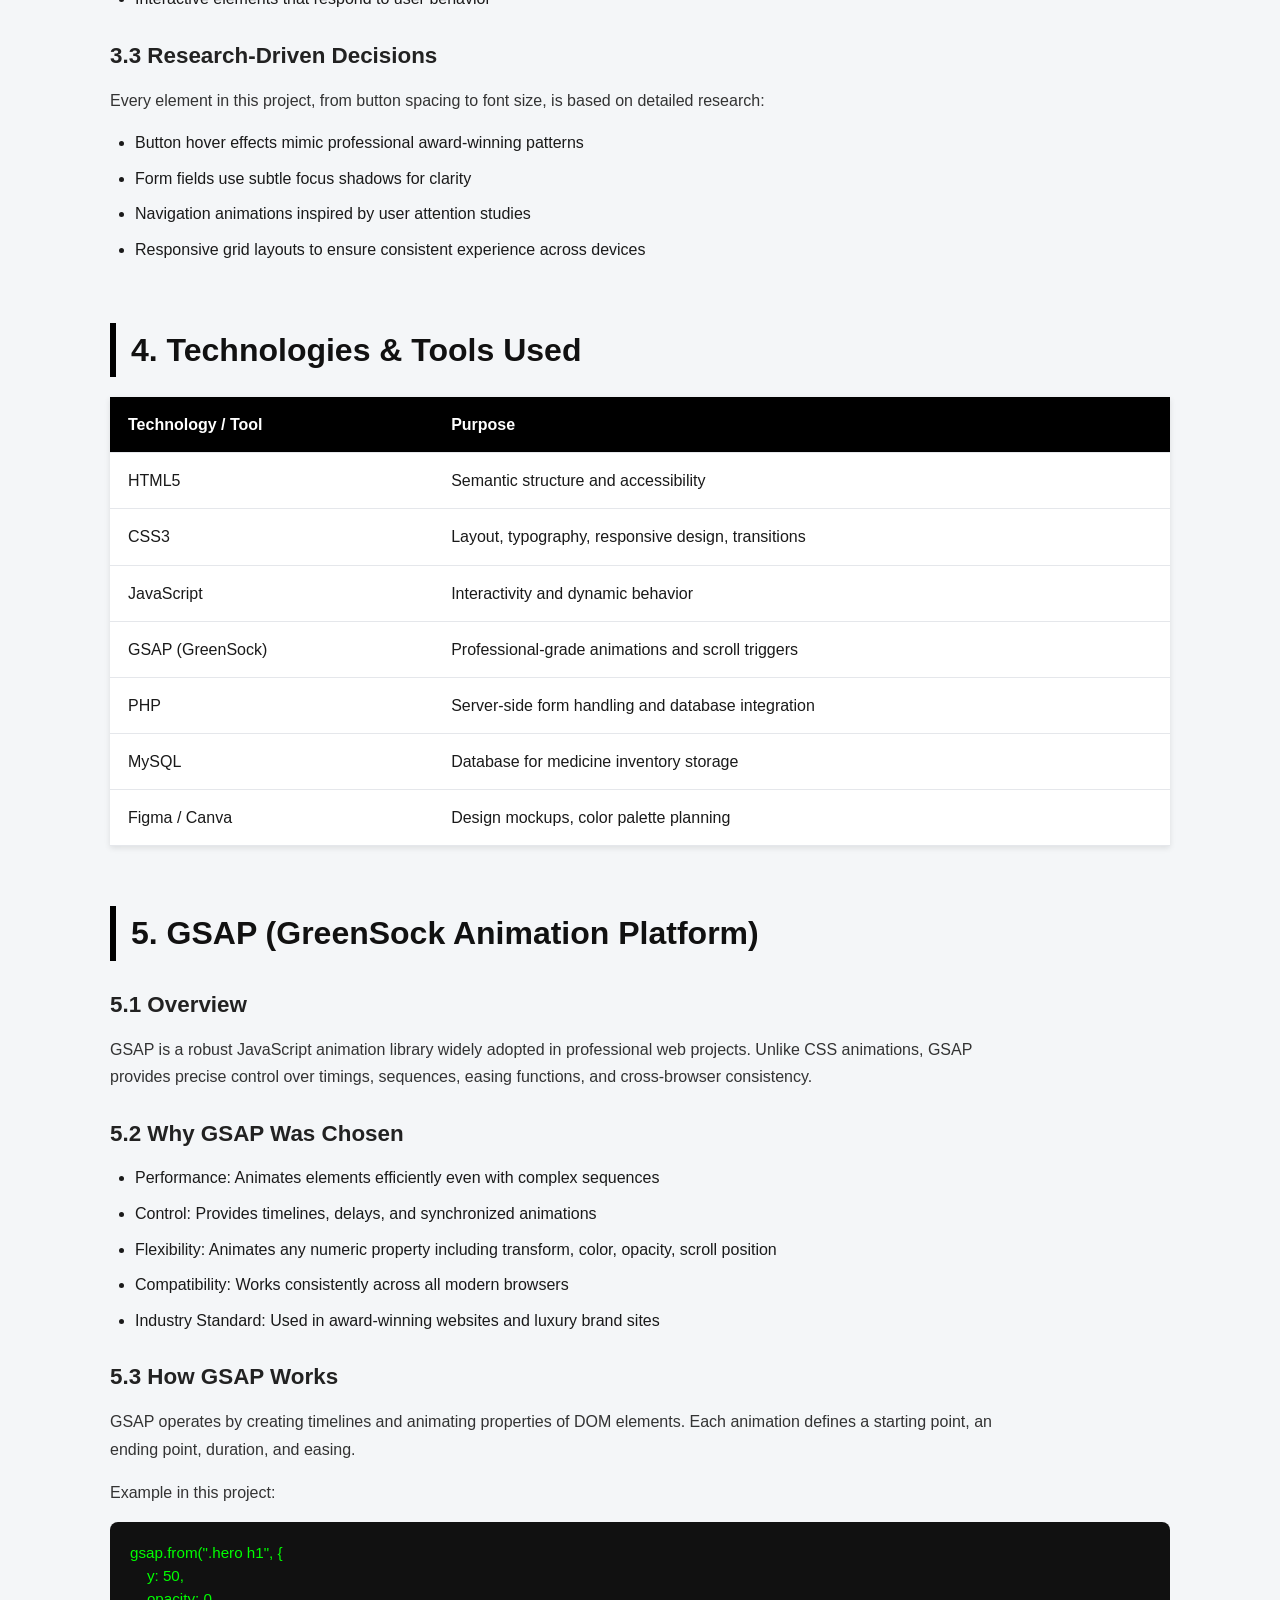
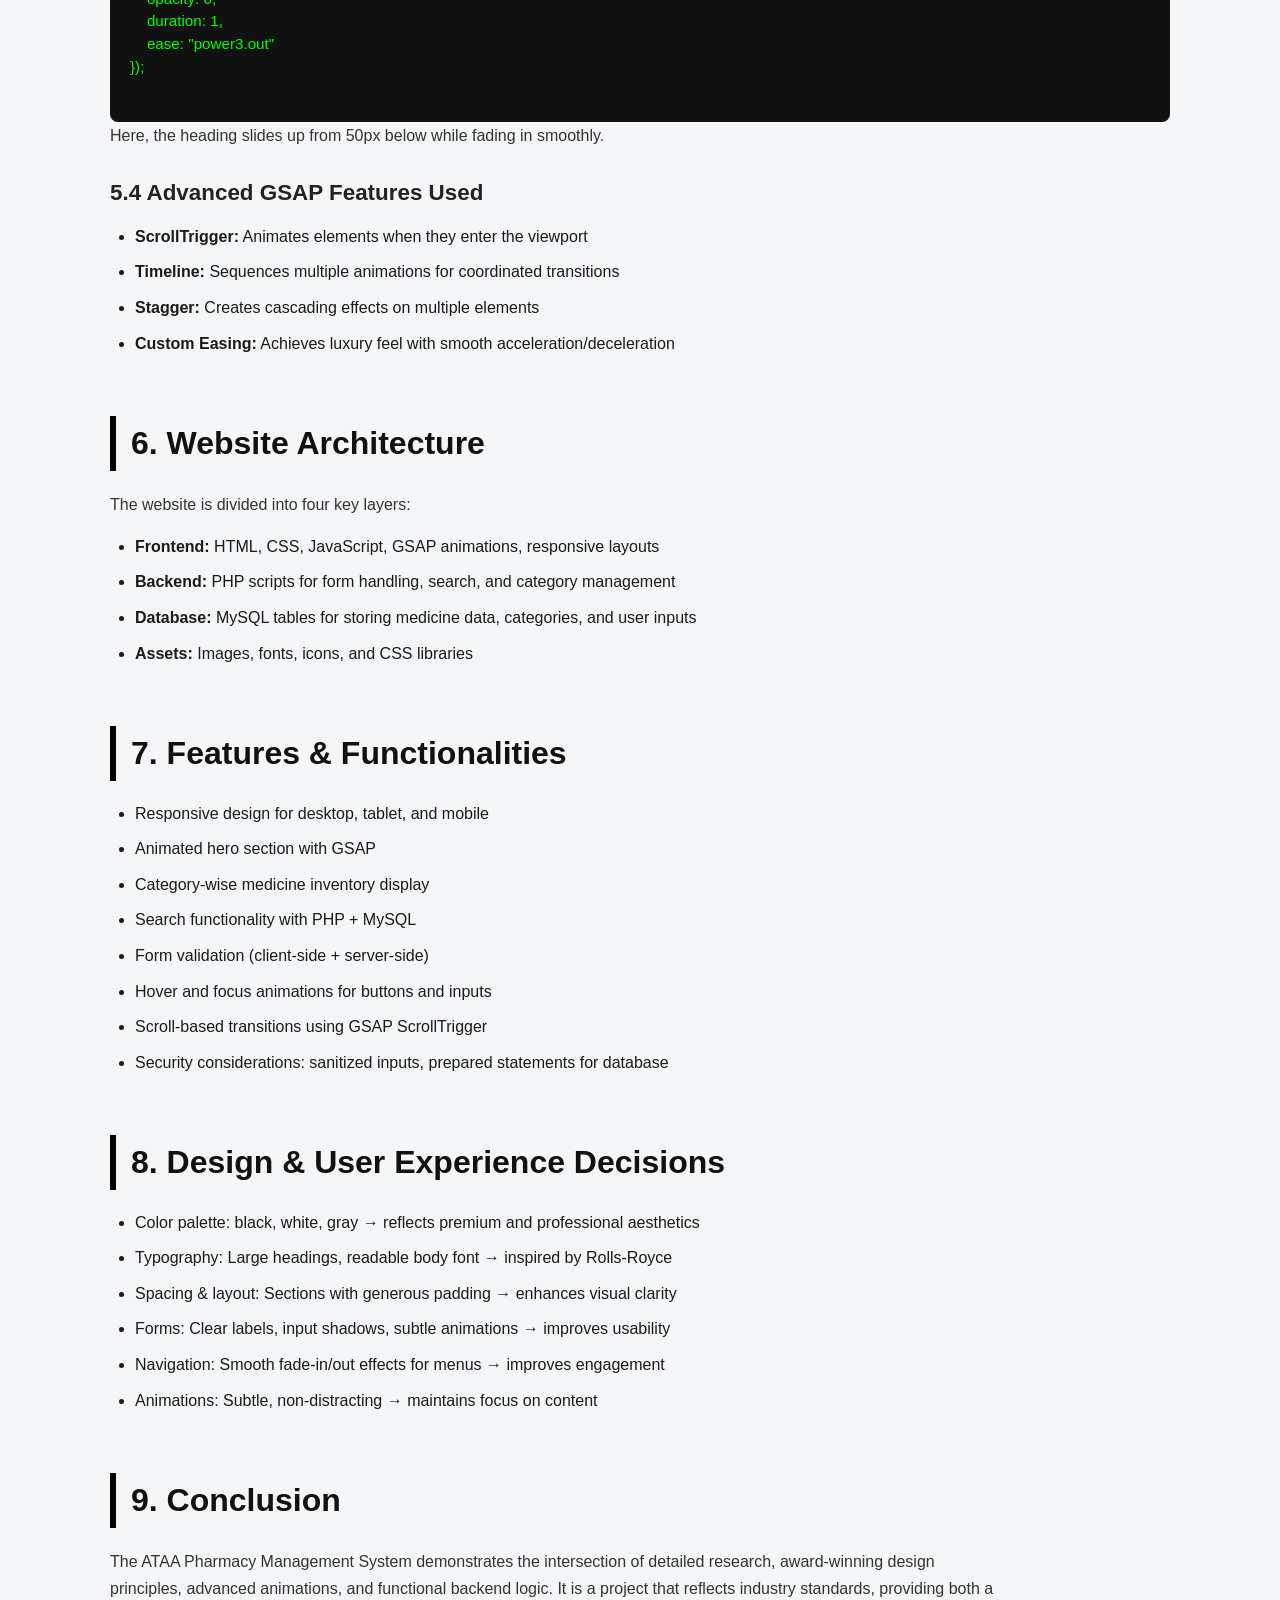
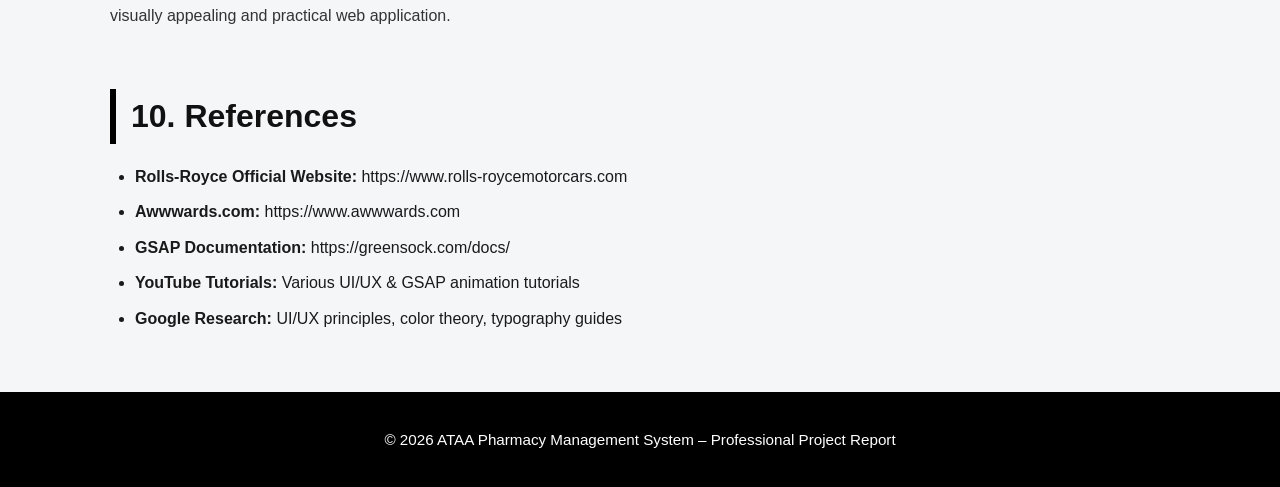
<file: info.html>
<!DOCTYPE html>
<html lang="en">
<head>
    <!-- Meta tags for character encoding and responsive design -->
    <meta charset="UTF-8">
    <title>Project Report – ATAA Pharmacy Management System</title>
    <meta name="viewport" content="width=device-width, initial-scale=1.0">
    <link rel="icon" type="image/jpeg" href="fav.jpeg">

    <!-- External CSS stylesheet for styling -->
    <link rel="stylesheet" href="info.css">
</head>
<body>

    <!-- Header section with hero styling - main banner of the page -->
    <header class="hero">
        <h1>ATAA Pharmacy Management System</h1>
        <p class="subtitle">
            A Research-Driven, Design-Focused, Animation-Rich Web Application
        </p>
    </header>

    <!-- Main content container -->
    <main class="container">

        <!-- Section 1: Abstract - Overview of the project -->
        <section class="section">
            <h2>1. Abstract</h2>
            <p>
                The ATAA Pharmacy Management System is a fully responsive web application
                designed for managing pharmacy inventory efficiently, integrating both
                aesthetic appeal and robust functionality. The project emphasizes
                <strong>premium design quality</strong>, inspired by the luxury of the
                <strong>Rolls-Royce website</strong>, and adopts advanced animation
                techniques observed on <strong>award-winning sites from Awwwards.com</strong>.
            </p>
            <p>
                Extensive research through online platforms including Google, YouTube,
                professional design blogs, and animation documentation has informed
                every design decision. The result is a website that not only performs
                its intended function but also delivers a polished, high-end user experience.
            </p>
        </section>

        <!-- Section 2: Research Methodology - Explains the research approach -->
        <section class="section">
            <h2>2. Research Methodology</h2>
            <p>
                The development process was informed by a systematic research strategy:
            </p>
            <ul>
                <!-- List of research sources and methods -->
                <li>
                    <strong>Google Research:</strong> Explored current trends in UI/UX
                    design for pharmaceutical websites and luxury brands.
                </li>
                <li>
                    <strong>YouTube Tutorials:</strong> Detailed step-by-step tutorials
                    on animations, responsive layouts, and professional UI patterns.
                </li>
                <li>
                    <strong>Awwwards.com Analysis:</strong> Studied award-winning websites
                    to understand layout, typography, color schemes, and motion design.
                </li>
                <li>
                    <strong>Documentation Review:</strong> Deep dive into GSAP documentation
                    to leverage advanced animation features.
                </li>
                <li>
                    <strong>Comparative Analysis:</strong> Evaluated multiple luxury brand websites
                    (Rolls-Royce, Ferrari, Apple) to identify elements contributing to
                    high-quality user experience.
                </li>
            </ul>
            <p>
                Each source contributed to creating a fully informed, professional design
                and animation system.
            </p>
        </section>

        <!-- Section 3: Design Inspiration - Details the design influences -->
        <section class="section">
            <h2>3. Design Inspiration</h2>

            <!-- Subsection 3.1: Rolls-Royce inspiration -->
            <h3>3.1 Rolls-Royce Official Website</h3>
            <ul>
                <li>Minimalist luxury layout with large hero sections</li>
                <li>Bold typography to create visual hierarchy</li>
                <li>Black & white premium color scheme</li>
                <li>Full-screen background visuals for immersive user experience</li>
            </ul>

            <!-- Subsection 3.2: Award-winning websites from Awwwards -->
            <h3>3.2 Award-Winning Websites (Awwwards.com)</h3>
            <ul>
                <li>Micro-interactions for enhanced engagement</li>
                <li>Smooth entrance and scroll-triggered animations</li>
                <li>Innovative layout structures to optimize content flow</li>
                <li>Interactive elements that respond to user behavior</li>
            </ul>

            <!-- Subsection 3.3: Research-driven design decisions -->
            <h3>3.3 Research-Driven Decisions</h3>
            <p>
                Every element in this project, from button spacing to font size, is based
                on detailed research:
            </p>
            <ul>
                <li>Button hover effects mimic professional award-winning patterns</li>
                <li>Form fields use subtle focus shadows for clarity</li>
                <li>Navigation animations inspired by user attention studies</li>
                <li>Responsive grid layouts to ensure consistent experience across devices</li>
            </ul>
        </section>

        <!-- Section 4: Technologies Used - Lists all tools and technologies -->
        <section class="section">
            <h2>4. Technologies & Tools Used</h2>
            <!-- Table displaying technology stack -->
            <table>
                <tr><th>Technology / Tool</th><th>Purpose</th></tr>
                <tr><td>HTML5</td><td>Semantic structure and accessibility</td></tr>
                <tr><td>CSS3</td><td>Layout, typography, responsive design, transitions</td></tr>
                <tr><td>JavaScript</td><td>Interactivity and dynamic behavior</td></tr>
                <tr><td>GSAP (GreenSock)</td><td>Professional-grade animations and scroll triggers</td></tr>
                <tr><td>PHP</td><td>Server-side form handling and database integration</td></tr>
                <tr><td>MySQL</td><td>Database for medicine inventory storage</td></tr>
                <tr><td>Figma / Canva</td><td>Design mockups, color palette planning</td></tr>
            </table>
        </section>

        <!-- Section 5: GSAP Explanation - Detailed information about animation library -->
        <section class="section">
            <h2>5. GSAP (GreenSock Animation Platform)</h2>

            <!-- Subsection 5.1: Overview of GSAP -->
            <h3>5.1 Overview</h3>
            <p>
                GSAP is a robust JavaScript animation library widely adopted in
                professional web projects. Unlike CSS animations, GSAP provides
                precise control over timings, sequences, easing functions, and
                cross-browser consistency.
            </p>

            <!-- Subsection 5.2: Reasons for choosing GSAP -->
            <h3>5.2 Why GSAP Was Chosen</h3>
            <ul>
                <li>Performance: Animates elements efficiently even with complex sequences</li>
                <li>Control: Provides timelines, delays, and synchronized animations</li>
                <li>Flexibility: Animates any numeric property including transform, color, opacity, scroll position</li>
                <li>Compatibility: Works consistently across all modern browsers</li>
                <li>Industry Standard: Used in award-winning websites and luxury brand sites</li>
            </ul>

            <!-- Subsection 5.3: How GSAP works with example code -->
            <h3>5.3 How GSAP Works</h3>
            <p>
                GSAP operates by creating timelines and animating properties of DOM elements.
                Each animation defines a starting point, an ending point, duration, and easing.
            </p>
            <p>
                Example in this project:
            </p>
            <!-- Code example demonstrating GSAP usage -->
            <pre>
gsap.from(".hero h1", {
    y: 50,
    opacity: 0,
    duration: 1,
    ease: "power3.out"
});
            </pre>
            <p>
                Here, the heading slides up from 50px below while fading in smoothly.
            </p>

            <!-- Subsection 5.4: Advanced GSAP features utilized in project -->
            <h3>5.4 Advanced GSAP Features Used</h3>
            <ul>
                <li><strong>ScrollTrigger:</strong> Animates elements when they enter the viewport</li>
                <li><strong>Timeline:</strong> Sequences multiple animations for coordinated transitions</li>
                <li><strong>Stagger:</strong> Creates cascading effects on multiple elements</li>
                <li><strong>Custom Easing:</strong> Achieves luxury feel with smooth acceleration/deceleration</li>
            </ul>
        </section>

        <!-- Section 6: Website Architecture - Describes system layers and structure -->
        <section class="section">
            <h2>6. Website Architecture</h2>
            <p>The website is divided into four key layers:</p>
            <ul>
                <li><strong>Frontend:</strong> HTML, CSS, JavaScript, GSAP animations, responsive layouts</li>
                <li><strong>Backend:</strong> PHP scripts for form handling, search, and category management</li>
                <li><strong>Database:</strong> MySQL tables for storing medicine data, categories, and user inputs</li>
                <li><strong>Assets:</strong> Images, fonts, icons, and CSS libraries</li>
            </ul>
        </section>

        <!-- Section 7: Features and Functionalities - Lists all website capabilities -->
        <section class="section">
            <h2>7. Features & Functionalities</h2>
            <!-- List of implemented features -->
            <ul>
                <li>Responsive design for desktop, tablet, and mobile</li>
                <li>Animated hero section with GSAP</li>
                <li>Category-wise medicine inventory display</li>
                <li>Search functionality with PHP + MySQL</li>
                <li>Form validation (client-side + server-side)</li>
                <li>Hover and focus animations for buttons and inputs</li>
                <li>Scroll-based transitions using GSAP ScrollTrigger</li>
                <li>Security considerations: sanitized inputs, prepared statements for database</li>
            </ul>
        </section>

        <!-- Section 8: Design and UX Decisions - Explains design rationale -->
        <section class="section">
            <h2>8. Design & User Experience Decisions</h2>
            <!-- List of UX design choices and their reasoning -->
            <ul>
                <li>Color palette: black, white, gray → reflects premium and professional aesthetics</li>
                <li>Typography: Large headings, readable body font → inspired by Rolls-Royce</li>
                <li>Spacing & layout: Sections with generous padding → enhances visual clarity</li>
                <li>Forms: Clear labels, input shadows, subtle animations → improves usability</li>
                <li>Navigation: Smooth fade-in/out effects for menus → improves engagement</li>
                <li>Animations: Subtle, non-distracting → maintains focus on content</li>
            </ul>
        </section>

        <!-- Section 9: Conclusion - Project summary and impact -->
        <section class="section">
            <h2>9. Conclusion</h2>
            <p>
                The ATAA Pharmacy Management System demonstrates the intersection of
                detailed research, award-winning design principles, advanced animations,
                and functional backend logic. It is a project that reflects industry
                standards, providing both a visually appealing and practical web application.
            </p>
        </section>

        <!-- Section 10: References - External sources and documentation links -->
        <section class="section">
            <h2>10. References</h2>
            <!-- List of external resources and references -->
            <ul>
                <li><strong>Rolls-Royce Official Website:</strong> https://www.rolls-roycemotorcars.com</li>
                <li><strong>Awwwards.com:</strong> https://www.awwwards.com</li>
                <li><strong>GSAP Documentation:</strong> https://greensock.com/docs/</li>
                <li><strong>YouTube Tutorials:</strong> Various UI/UX & GSAP animation tutorials</li>
                <li><strong>Google Research:</strong> UI/UX principles, color theory, typography guides</li>
            </ul>
        </section>

    </main>

    <!-- Footer section with copyright information -->
    <footer class="footer">
        © 2026 ATAA Pharmacy Management System – Professional Project Report
    </footer>

</body>
</html>
</file>
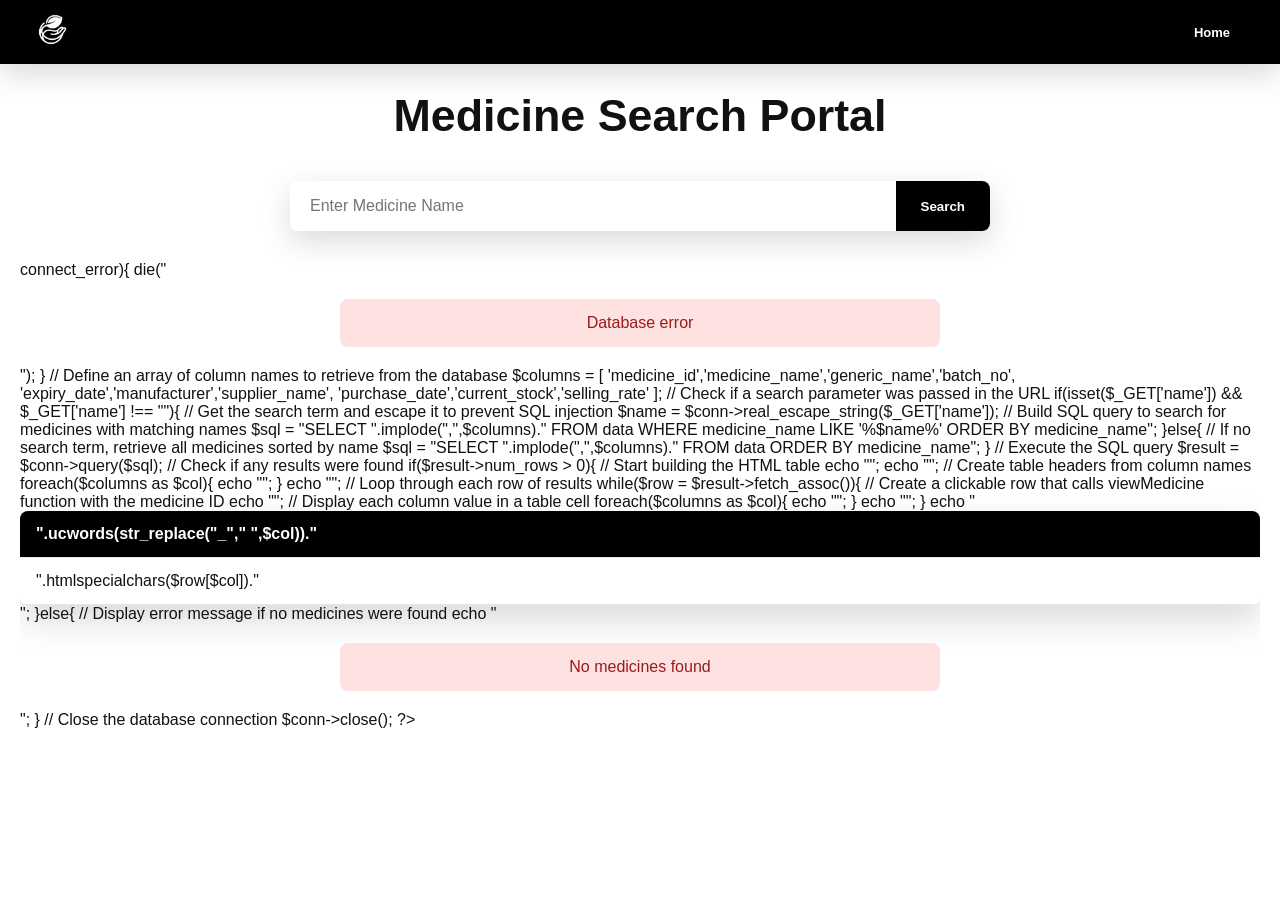
<file: search.html>
<!DOCTYPE html>
<html lang="en">

<head>
    <meta charset="UTF-8"> <!-- Character encoding for the document -->
    <meta name="viewport" content="width=device-width, initial-scale=1.0"> <!-- Responsive design for mobile devices -->
    <title>Medicine Search</title> <!-- Title of the webpage -->
    <link rel="icon" type="image/jpeg" href="fav.jpeg">
    
    <style>
        /* General styles for all elements */
        * {
            margin: 0; /* Remove default margin */
            padding: 0; /* Remove default padding */
            box-sizing: border-box; /* Include padding and border in element's total width and height */
            font-family: "Inter", Arial, sans-serif; /* Set font family */
        }

        /* Background style for the body */
        body {
            min-height: 100vh; /* Minimum height of the viewport */
            padding: 40px 20px; /* Padding around the content */
            color: #111; /* Text color */
        }

        /* Navbar styles */
        nav#nav {
            position: fixed; /* Fixed position at the top */
            top: 0; /* Align to the top */
            left: 0; /* Align to the left */
            width: 100%; /* Full width */
            height: 64px; /* Height of the navbar */
            padding: 0 32px; /* Padding inside the navbar */
            background: #000; /* Background color */
            display: flex; /* Flexbox layout */
            align-items: center; /* Center items vertically */
            justify-content: space-between; /* Space between items */
            z-index: 1000; /* Stack order */
            box-shadow: 0 10px 30px rgba(0, 3, 3, 0.15); /* Shadow effect */
        }

        /* Logo image style */
        nav h3 img {
            width: 40px; /* Width of the logo */
        }

        /* Navigation link styles */
        #nav-part2 h4 {
            padding: 8px 18px; /* Padding around the link */
            border-radius: 20px; /* Rounded corners */
            position: relative; /* Position for hover effect */
            overflow: hidden; /* Hide overflow */
        }

        /* Link styles */
        #nav-part2 h4 a {
            color: white; /* Link color */
            text-decoration: none; /* Remove underline */
            font-size: 13px; /* Font size */
            position: relative; /* Position for hover effect */
            z-index: 2; /* Stack order */
        }

        /* Hover effect for links */
        #nav-part2 h4::after {
            content: ""; /* Empty content for the effect */
            position: absolute; /* Absolute positioning */
            inset: 0; /* Fill the parent */
            background: white; /* Background color for the effect */
            transform: translateY(100%); /* Start below the link */
            transition: 0.3s ease; /* Smooth transition */
            z-index: 1; /* Stack order */
        }

        /* Hover effect on link */
        #nav-part2 h4:hover::after {
            transform: translateY(0); /* Move up on hover */
        }

        /* Change link color on hover */
        #nav-part2 h4:hover a {
            color: black; /* Change link color */
        }

        /* Header styles */
        header {
            text-align: center; /* Center text */
            margin-bottom: 40px; /* Space below the header */
            padding-top: 50px; /* Space above the header */
        }

        /* Main title styles */
        header h1 {
            font-size: 2.8rem; /* Font size */
            font-weight: bold; /* Bold text */
        }

        /* Search bar container styles */
        .search-container {
            max-width: 700px; /* Maximum width */
            margin: 0 auto 30px auto; /* Center the container */
            display: flex; /* Flexbox layout */
            background: rgba(255, 255, 255, 0.95); /* Background with transparency */
            border-radius: 8px; /* Rounded corners */
            box-shadow: 0 10px 30px rgba(0, 0, 0, 0.15); /* Shadow effect */
            overflow: hidden; /* Hide overflow */
        }

        /* Input field styles */
        .search-container input {
            flex: 1; /* Take available space */
            padding: 16px 20px; /* Padding inside the input */
            font-size: 1rem; /* Font size */
            border: none; /* No border */
            outline: none; /* No outline */
        }

        /* Button styles */
        .search-container button {
            padding: 16px 25px; /* Padding inside the button */
            background: #000; /* Background color */
            color: #fff; /* Text color */
            border: none; /* No border */
            cursor: pointer; /* Pointer cursor on hover */
            font-weight: bold; /* Bold text */
        }

        /* Button hover effect */
        .search-container button:hover {
            background: #333; /* Darker background on hover */
        }

        /* Table container styles */
        .table-container {
            max-width: 100%; /* Maximum width */
            overflow-x: auto; /* Horizontal scroll if needed */
        }

        /* Table styles */
        table {
            width: 100%; /* Full width */
            min-width: 1000px; /* Minimum width */
            border-collapse: collapse; /* Collapse borders */
            background: rgba(255, 255, 255, 0.97); /* Background with transparency */
            border-radius: 8px; /* Rounded corners */
            overflow: hidden; /* Hide overflow */
            box-shadow: 0 15px 35px rgba(0, 0, 0, 0.15); /* Shadow effect */
        }

        /* Table header styles */
        thead {
            background: #000; /* Background color */
            color: #fff; /* Text color */
        }

        /* Table cell styles */
        th,
        td {
            padding: 14px 16px; /* Padding inside cells */
            border-bottom: 1px solid #e5e7eb; /* Bottom border */
            text-align: left; /* Align text to the left */
        }

        /* Even row styles */
        tbody tr:nth-child(even) {
            background: #f9f9f9; /* Background color for even rows */
        }

        /* Row hover effect */
        tbody tr:hover {
            background: #dcdcdc; /* Change background on hover */
            cursor: pointer; /* Pointer cursor on hover */
        }

        /* Message styles */
        .message {
            max-width: 600px; /* Maximum width */
            margin: 20px auto; /* Center the message */
            padding: 15px; /* Padding inside the message */
            border-radius: 8px; /* Rounded corners */
            text-align: center; /* Center text */
        }

        /* Error message styles */
        .message.error {
            background: #fee2e2; /* Background color for error */
            color: #991b1b; /* Text color for error */
        }

        /* Responsive styles for smaller screens */
        @media(max-width:768px) {
            .search-container {
                flex-direction: column; /* Stack elements vertically */
            }
        }
    </style>
</head>

<body>

    <nav id="nav">
        <h3><img src="icon.png" alt="Logo"></h3> <!-- Logo image -->
        <div id="nav-part2">
            <h4><a href="index.html">Home</a></h4> <!-- Navigation link to Home -->
        </div>
    </nav>

    <header>
        <h1>Medicine Search Portal</h1> <!-- Main title of the page -->
    </header>

    <div class="search-container">
        <input type="text" id="medicine_name" placeholder="Enter Medicine Name"> <!-- Input field for medicine name -->
        <button onclick="searchMedicine()">Search</button> <!-- Button to trigger search -->
    </div>

    <div id="result" class="table-container"></div> <!-- Container for search results -->

    <script>
        // Load all medicines when the document is ready
        document.addEventListener("DOMContentLoaded", () => {
            fetch("search.php") // Fetch data from search.php
                .then(res => res.text()) // Convert response to text
                .then(data => {
                    document.getElementById("result").innerHTML = data; // Display data in the result container
                });
        });

        // Function to search for a medicine
        function searchMedicine() {
            let name = document.getElementById("medicine_name").value.trim(); // Get input value
            let url = "search.php"; // Base URL for fetching data
            if (name !== "") {
                url += "?name=" + encodeURIComponent(name); // Append medicine name to URL if not empty
            }

            fetch(url) // Fetch data from the constructed URL
                .then(res => res.text()) // Convert response to text
                .then(data => {
                    document.getElementById("result").innerHTML = data; // Display data in the result container
                })
                .catch(() => {
                    document.getElementById("result").innerHTML =
                        "<div class='message error'>Error loading data</div>"; // Show error message if fetch fails
                });
        }

        // Function to view details of a medicine
        function viewMedicine(id) {
            window.location.href = "view_medicine.php?id=" + id; // Redirect to the medicine detail page
        }
    </script>

</body>

</html>
</file>
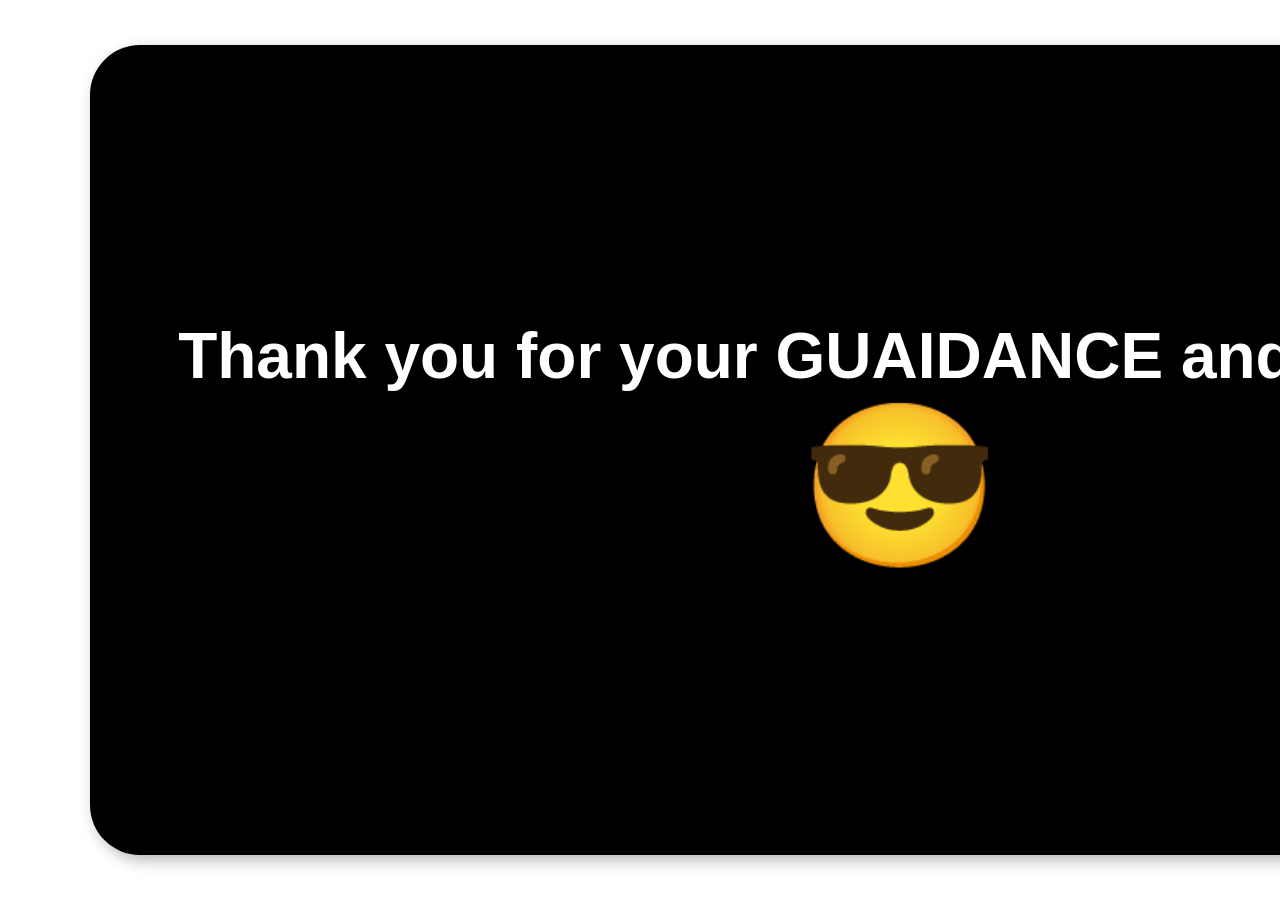
<file: terms.html>
<!DOCTYPE html>
<html lang="en">

<head>
    <meta charset="UTF-8">
    <meta name="viewport" content="width=device-width, initial-scale=1.0">
    <title>Terms And Conditions</title>
    <link rel="icon" type="image/jpeg" href="fav.jpeg">

    <style>
        * {
            margin: 0;
            padding: 0;
            box-sizing: border-box;
            font-family: sans-serif;
        }

        html,
        body {
            height: 100%;
            width: 100%;
        }

        #page1 {
            height: 100vh;
            width: 200vh;
            background-color: rgb(255, 255, 255);
            background-position: relative;
        }

        #contents {
            width: 90%;
            height: 90%;
            margin: auto;
            padding: 20px;
            background-color: rgba(0, 0, 0);
            box-shadow: 5px 5px 15px rgba(0, 0, 0, 0.3);
            position: relative;
            top: 50%;
            transform: translateY(-50%);
            border-radius: 50px;
            display: flex;
            align-items: center;
            justify-content: center;
            flex-direction: column;
            font-size: xx-large;
            text-align: center;
            color: white;
        }

        .emoji {
            font-size: 500%;
        }
    </style>
</head>

<body>
    <div id="main">
        <div id="page1">
            <div id="contents">
                <h1>Thank you for your GUAIDANCE and SUPPORT</h1>
                <h1 class="emoji">&#128526;</h1>
            </div>
        </div>
    </div>
</body>

</html>
</file>
<file: style.css>
/* ================= UNIVERSAL STYLES ================= */
/* Apply to ALL elements on the page */
* {
    margin: 0;              /* Remove default spacing around elements */
    padding: 0;             /* Remove default internal spacing */
    box-sizing: border-box; /* Include padding and border in width/height calculations */
    font-family: sans-serif; /* Use sans-serif fonts throughout */
}

/* Set the HTML and BODY to full screen height and width */
html, body {
    height: 100%;  /* Take up full height of viewport */
    width: 100%;   /* Take up full width of viewport */
}

/* Style the text selection color (when user highlights text) */
*::selection {
    color: white;              /* Text color when selected */
    background-color: black;   /* Highlight background color */
}

/* ================= PAGE 1 ================= */

/* Main container for the first page with background image */
#page1 {
    height: 100vh;                    /* Full viewport height */
    width: 200vh;                     /* Twice the viewport width */
    background-image: url('images/final.jpg'); /* Add background image */
    background-size: cover;           /* Scale image to cover entire container */
    background-position: center;      /* Center the background image */
    background-repeat: no-repeat;     /* Don't repeat the image */
    position: relative;               /* Allow child elements to position relative to this */
    margin: 0;                        /* No margin */
}

/* Navigation bar styling */
nav {
    padding: 1vw 2vw;              /* Add spacing inside (1% height, 2% width) */
    width: 100%;                   /* Take full width */
    display: flex;   
    flex-direction: row;              /* Use flexbox layout */
    align-items: center;           /* Vertically center items */
    justify-content: space-between; /* Space items apart horizontally */
    border-bottom: 1px solid white; /* Add white line at bottom */
}

/* Logo image inside h3 */
nav h3 img {
    width: 40px; /* Small image size */
}

/* Container for navigation links */
#nav-part2 {
    display: flex;    /* Use flexbox layout */
    align-items: center; /* Center items vertically */
    gap: 1vw;         /* Space between items */
}

/* Individual navigation buttons */
#nav-part2 h4 {
    padding: 10px 20px;        /* Internal spacing */
    border-radius: 50px;       /* Round corners */
    font-weight: 500;          /* Medium text weight */
    color: white;              /* White text */
    font-size: 13px;           /* Small text */
    position: relative;        /* For layering effects */
    overflow: hidden;          /* Hide content that overflows */
    z-index: 1;                /* Layer positioning */
}

/* Hidden background for button hover effect */
#nav-part2 h4::after {
    content: "";                    /* Create an empty element */
    position: absolute;             /* Position it absolutely */
    height: 100%;                   /* Full height of button */
    width: 100%;                    /* Full width of button */
    background-color: white;        /* White background */
    left: 0;                        /* Align to left */
    bottom: -100%;                  /* Start below the button */
    border-radius: 50%;             /* Round corners */
    transition: all ease 0.4s;      /* Smooth animation over 0.4 seconds */
    z-index: -1;                    /* Place behind text */
}

/* Animation when hovering over navigation button */
#nav-part2 h4:hover::after {
    bottom: 0;         /* Slide background up to cover button */
    border-radius: 0;  /* Remove rounded corners */
}

/* Links inside navigation buttons */
#nav-part2 h4 a {
    color: white;              /* White text */
    text-decoration: none;     /* Remove underline */
    position: relative;        /* For layering */
    z-index: 2;                /* Place above background */
}

/* Change link text color on hover */
#nav-part2 h4:hover a {
    color: black; /* Black text when hovering */
}

/* ================= CENTER CONTENT ================= */

/* Main content area in center of page 1 */
#center {
    height: 70vh;           /* 70% of viewport height */
    width: 100%;            /* Full width */
    display: flex;          /* Use flexbox */
    align-items: center;    /* Center vertically */
    justify-content: center; /* Center horizontally */
    flex-direction: column;  /* Stack items vertically */
    color: white;           /* White text */
}

/* Text content wrapper */
#content {
    text-align: center; /* Center align text */
}

/* Main heading */
#content h1 {
    font-size: 6vw;      /* Very large responsive text */
    line-height: 4vw;    /* Space between lines */
    margin: 15px;        /* Spacing around heading */
}

/* Container for action links */
#links {
    margin-top: 15px;   /* Space above */
    padding-top: 20px;  /* Space inside, above content */
    display: flex;      /* Use flexbox */
    gap: 30px;          /* Space between buttons */
    position: relative; /* For animation line */
}

/* Animated line above links */
#links::before {
    content: "";                 /* Create empty element */
    position: absolute;          /* Position it absolutely */
    top: 0;                      /* Align to top */
    left: 0;                     /* Start from left */
    height: 1.5px;               /* Thin line */
    width: 0;                    /* Start with no width */
    background-color: white;     /* White color */
    animation: drawTopBorder 1s forwards; /* Animate drawing line */
}

/* Animation that draws the line from left to right */
@keyframes drawTopBorder {
    0% { width: 0; }      /* Start with no width */
    100% { width: 100%; } /* Expand to full width */
}

/* Styling for action buttons/links */
#links a {
    color: white;              /* White text */
    text-decoration: none;     /* Remove underline */
    font-size: 16px;           /* Text size */
    border: 1px solid white;   /* White border around button */
    padding: 10px 40px;        /* Internal spacing */
    border-radius: 30px;       /* Round corners */
    position: relative;        /* For layering */
    overflow: hidden;          /* Hide overflowing content */
    z-index: 1;                /* Layer positioning */
    display: inline-block;     /* Display as button */
}

/* Background fill effect for button on hover */
#links a::after {
    content: "";                  /* Create empty element */
    position: absolute;           /* Position absolutely */
    height: 100%;                 /* Full height */
    width: 100%;                  /* Full width */
    background-color: white;      /* White background */
    left: 0;                      /* Start from left */
    bottom: -100%;                /* Start below button */
    border-radius: 30px;          /* Round corners */
    transition: all 0.4s ease;    /* Smooth animation */
    z-index: -1;                  /* Place behind text */
}

/* Slide background up on hover */
#links a:hover::after {
    bottom: 0; /* Move background to cover button */
}

/* Change text color when background is visible */
#links a:hover {
    color: black; /* Black text */
}

/* ================= PAGE 2 ================= */

/* Second page container */
#page2 {
    height: 100vh;              /* Full viewport height */
    width: 200vh;               /* Twice viewport width */
    background-color: rgb(23, 23, 23); /* Dark gray background */
    display: flex;              /* Use flexbox */
    justify-content: center;    /* Center horizontally */
    align-items: center;        /* Center vertically */
}

/* Container for category items */
.categories-container {
    display: flex;              /* Use flexbox */
    flex-direction: column;     /* Stack vertically */
    align-items: center;        /* Center items */
    gap: 2rem;                  /* Space between items */
    width: 100%;                /* Full width */
}

/* Heading for categories */
.categories-container h2 {
    color: white;    /* White text */
    font-size: 3rem; /* Large text */
}

/* Wrapper for category items in a row */
.elements-wrapper {
    display: flex;              /* Use flexbox */
    justify-content: space-evenly; /* Spread items evenly */
    width: 100%;                /* Full width */
}

/* Individual category item card */
#page2 .elem {
    height: 80vh;                        /* Tall card */
    width: 23%;                          /* About 1/4 of width */
    background-color: white;             /* White background */
    box-shadow: 0 0 20px 5px rgba(0,0,0,0.2); /* Shadow effect */
    position: relative;                  /* For positioning child elements */
}

/* Image inside card that fills entire card */
#page2 .elem img {
    height: 100%;  /* Full height */
    width: 100%;   /* Full width */
    object-fit: cover; /* Scale to cover without distortion */
}

/* Details label on card */
.elem .dets {
    height: 40px;                          /* Button height */
    width: 80%;                            /* 80% of card width */
    position: absolute;                    /* Position over image */
    background-color: rgba(0, 0, 0, 0.804); /* Semi-transparent black */
    box-shadow: 0 0 20px 5px rgba(0,0,0,0.4); /* Shadow effect */
    top: 50%;                              /* Center vertically */
    left: 50%;                             /* Center horizontally */
    transform: translate(-50%, -50%);      /* Adjust for centering */
    border-radius: 50px;                   /* Round corners */
    text-align: center;                    /* Center text */
    padding-top: 8px;                      /* Space for text */
    transition: all 0.3s ease;             /* Smooth animation on hover */
}

/* Link inside details */
.elem .dets a {
    text-decoration: none; /* Remove underline */
    color: white;          /* White text */
    font-weight: 500;      /* Medium bold */
}

/* Details button on hover - expand and change color */
.elem .dets:hover {
    background-color: white; /* White background */
    height: 45px;            /* Slightly taller */
    width: 85%;              /* Slightly wider */
    padding-top: 12px;       /* More space for text */
}

/* Link text color on hover */
.elem .dets:hover a {
    color: black; /* Black text */
}

/* ================= PAGE 3 ================= */

/* Third page container */
#page3 {
    width: 200vh;                  /* Twice viewport width */
    background-color: rgb(70, 70, 70); /* Medium gray background */
}

/* Section for each person with image and text */
.person-section {
    height: 100vh;           /* Full viewport height */
    display: flex;           /* Use flexbox */
    align-items: center;     /* Center items vertically */
    justify-content: center; /* Center items horizontally */
    gap: 5vw;                /* Space between image and text */
    padding: 0 10vw;         /* Padding on sides */
}

/* Container for person's image */
.person-img {
    width: 35%;   /* 35% of section width */
    height: 70vh; /* 70% of viewport height */
}

/* Image styling */
.person-img img {
    width: 100%;                    /* Full width */
    height: 100%;                   /* Full height */
    object-fit: cover;              /* Scale without distortion */
    box-shadow: 0 0 20px rgba(0,0,0,0.4); /* Shadow effect */
}

/* Container for person information text */
.person-info {
    width: 45%;  /* 45% of section width */
    color: white; /* White text */
}

/* Person's name heading */
.person-info h2 {
    font-size: 3vw;      /* Large responsive text */
    margin-bottom: 10px; /* Space below */
}

/* Person's title/role */
.person-info h4 {
    font-size: 1.2vw;    /* Smaller text */
    font-weight: 400;    /* Normal weight */
    opacity: 0.8;        /* Slightly transparent */
    margin-bottom: 20px; /* Space below */
}

/* Person's biography/description */
.person-info p {
    font-size: 1.1vw;  /* Medium text size */
    line-height: 1.7;  /* Spacious line spacing */
}

/* ================= PAGE 4 ================= */

/* Fourth page container */
#page4 {
    height: 100vh; /* Full viewport height */
    width: 200vh;  /* Twice viewport width */
}

/* Top section with quote */
.quote-section {
    height: 50vh;              /* Half of viewport height */
    background-color: white;   /* White background */
    display: flex;             /* Use flexbox */
    flex-direction: column;    /* Stack vertically */
    align-items: center;       /* Center items */
    justify-content: center;   /* Center vertically */
    text-align: center;        /* Center text */
}

/* Quote heading */
.quote-section h1 {
    font-size: 5vw;        /* Very large text */
    letter-spacing: 4px;   /* Space between letters */
    text-transform: uppercase; /* Convert to uppercase */
}

/* Quote description */
.quote-section p {
    font-size: 1.2vw;    /* Medium text */
    opacity: 0.7;        /* Slightly transparent */
    letter-spacing: 2px; /* Space between letters */
}

/* Bottom section - footer */
.footer {
    height: 50vh;                 /* Half viewport height */
    background-color: black;      /* Black background */
    color: white;                 /* White text */
    display: flex;                /* Use flexbox */
    flex-direction: column;       /* Stack vertically */
    justify-content: space-between; /* Space content apart */
}

/* Footer content container */
.footer-container {
    display: flex;              /* Use flexbox */
    justify-content: space-between; /* Spread items apart */
    padding: 4vw 8vw;           /* Internal spacing */
}

/* Individual footer column */
.footer-col {
    width: 30%; /* About 1/3 width */
}

/* Column heading */
.footer-col h3 {
    font-size: 1.2vw;      /* Medium text */
    margin-bottom: 20px;   /* Space below */
}

/* Text and list items in footer */
.footer-col p,
.footer-col li {
    font-size: 0.9vw;     /* Smaller text */
    opacity: 0.8;         /* Slightly transparent */
    line-height: 1.6;     /* Comfortable line spacing */
}

/* Remove default bullet points from lists */
.footer-col ul {
    list-style: none; /* No bullets */
}

/* Links in footer */
.footer-col a {
    color: white;              /* White text */
    text-decoration: none;     /* Remove underline */
    opacity: 0.8;              /* Slightly transparent */
}

/* Links on hover - make brighter and underlined */
.footer-col a:hover {
    opacity: 1;                /* Full opacity */
    text-decoration: underline; /* Add underline */
}

/* Bottom of footer with copyright */
.footer-bottom {
    border-top: 1px solid rgba(255,255,255,0.2); /* Light border */
    text-align: center;                          /* Center text */
    padding: 1.5vw 0;                            /* Vertical spacing */
    font-size: 0.9vw;                            /* Small text */
    opacity: 0.7;                                /* Transparent */
}
</file>
<file: auth.css>
/* ================= Base Reset ================= */
* {
    margin: 0;
    padding: 0;
    box-sizing: border-box;
    font-family: "Inter", Arial, sans-serif;
}

body {
    height: 100vh;
    display: flex;
    justify-content: center;
    align-items: center;
    background: #f4f4f4; /* light background */
    color: #000;
}

/* ================= Auth Container ================= */
.auth-container {
    width: 100%;
    max-width: 400px;
    padding: 40px 30px;
    background: #fff; /* white card */
    border-radius: 20px;
    box-shadow: 0 15px 40px rgba(0, 0, 0, 0.1); /* subtle black shadow */
    text-align: center;
    transition: all 0.3s ease;
}

.auth-container:hover {
    transform: translateY(-5px);
    box-shadow: 0 20px 50px rgba(0, 0, 0, 0.2);
}

/* ================= Toggle Button ================= */
.form-toggle {
    margin-bottom: 30px;
}

#toggle-btn {
    background: transparent;
    border: 2px solid #000; /* black border */
    padding: 10px 25px;
    border-radius: 12px;
    cursor: pointer;
    font-weight: 600;
    letter-spacing: 0.5px;
    color: #000; /* black text */
    transition: all 0.3s ease;
}

#toggle-btn:hover {
    background: #000;
    color: #fff;
    transform: scale(1.05);
}

/* ================= Forms ================= */
.auth-form {
    display: none;
    flex-direction: column;
}

.auth-form.active {
    display: flex;
}

.auth-form h2 {
    font-size: 2rem;
    margin-bottom: 25px;
    color: #000; /* black heading */
    letter-spacing: 1px;
}

/* ================= Input Groups ================= */
.input-group {
    display: flex;
    flex-direction: column;
    margin-bottom: 20px;
    text-align: left;
}

.input-group label {
    font-size: 14px;
    margin-bottom: 6px;
    color: #333; /* dark grey labels */
    letter-spacing: 0.5px;
}

.input-group input {
    padding: 12px 15px;
    border-radius: 8px;
    border: 1px solid #ccc; /* light gray border */
    background: #f9f9f9; /* light input background */
    color: #000; /* black text */
    font-size: 15px;
    transition: all 0.3s ease;
}

.input-group input::placeholder {
    color: #888;
}

.input-group input:focus {
    outline: none;
    border-color: #000;
    box-shadow: 0 0 8px rgba(0, 0, 0, 0.1);
}

/* ================= Submit Button ================= */
.submit-btn {
    width: 100%;
    padding: 14px;
    border: none;
    border-radius: 10px;
    font-size: 1.05rem;
    font-weight: 600;
    cursor: pointer;
    background: #000; /* black button */
    color: #fff; /* white text */
    transition: all 0.3s ease;
}

.submit-btn:hover {
    background: #fff; /* invert button on hover */
    color: #000;
    border: 1px solid #000;
}

/* ================= Responsive ================= */
@media (max-width: 480px) {
    .auth-container {
        width: 90%;
        padding: 30px 20px;
    }

    .auth-form h2 {
        font-size: 1.6rem;
    }

    .submit-btn {
        padding: 12px;
        font-size: 0.95rem;
    }

    #toggle-btn {
        padding: 8px 20px;
        font-size: 0.95rem;
    }
}
</file>
<file: formstyle.css>
/* =====================
    Base Reset
    This section removes default browser styling and sets up
    a consistent starting point for all elements
===================== */
* {
    margin: 0;              /* Remove default spacing around elements */
    padding: 0;             /* Remove default inner spacing */
    box-sizing: border-box;  /* Include padding/border in width/height calculations */
    font-family: "Inter", sans-serif;  /* Set the default font for all text */
}

html, body {
    width: 100%;            /* Make page take full screen width */
    height: 100%;           /* Make page take full screen height */
    background: #f5f5f5;    /* Set light gray background color */
}

/* =====================
    Navbar
    The top navigation bar that stays fixed at the top of the page
===================== */
nav#nav {
    position: fixed;        /* Keep navbar in place even when scrolling */
    top: 0;                 /* Stick to top of screen */
    left: 0;                /* Stick to left of screen */
    width: 100%;            /* Make navbar span full width */
    height: 64px;           /* Set navbar height */
    padding: 0 32px;        /* Add spacing on left and right inside navbar */
    background: #000;       /* Black background */
    display: flex;          /* Use flexbox layout system */
    align-items: center;    /* Vertically center items */
    justify-content: space-between;  /* Spread items to edges */
    z-index: 1000;          /* Place above other elements */
}

nav h3 img {
    width: 40px;            /* Set logo image width */
}

#nav-part2 h4 {
    padding: 8px 18px;      /* Add spacing inside button */
    border-radius: 20px;    /* Round the button corners */
    position: relative;     /* Allow absolute positioning of child elements */
    overflow: hidden;       /* Hide content that goes outside button */
}

#nav-part2 h4 a {
    color: white;           /* White text */
    text-decoration: none;  /* Remove underline from link */
    font-size: 13px;        /* Set text size */
    position: relative;     /* Position relative to button */
    z-index: 2;             /* Place above the white background effect */
}

#nav-part2 h4::after {
    content: "";            /* Create invisible element for hover effect */
    position: absolute;     /* Position it absolutely within button */
    inset: 0;               /* Make it fill the entire button */
    background: white;      /* White color */
    transform: translateY(100%);  /* Move it down, out of view initially */
    transition: 0.3s ease;  /* Animate smoothly over 0.3 seconds */
    z-index: 1;             /* Place behind text */
}

#nav-part2 h4:hover::after {
    transform: translateY(0);  /* Slide white background up on hover */
}

#nav-part2 h4:hover a {
    color: black;           /* Change text to black on hover */
}

/* =====================
    Main Container
    Wrapper that centers the form on the page
===================== */
.main-container {
    padding-top: 100px;     /* Add space from navbar */
    padding-bottom: 40px;   /* Add space at bottom */
    padding-left: 16px;     /* Add space from left edge */
    padding-right: 16px;    /* Add space from right edge */
    display: flex;          /* Use flexbox layout */
    justify-content: center; /* Center horizontally */
    align-items: center;    /* Center vertically */
}

/* =====================
    Form Card
    The white box containing the form
===================== */
.form-wrapper {
    width: 90%;             /* Take 90% of available space */
    max-width: 1200px;      /* Don't get wider than 1200px */
    background: #ffffff;    /* White background */
    border-radius: 10px;    /* Round the corners */
    padding: 32px;          /* Add internal spacing */
    box-shadow: 0 8px 24px rgba(0, 0, 0, 0.08);  /* Add subtle shadow for depth */
}

/* =====================
    Header
    Title and description of the form
===================== */
.form-header {
    border-bottom: 1px solid #e5e7eb;  /* Add line below header */
    padding-bottom: 16px;  /* Space between header and line */
    margin-bottom: 24px;   /* Space between header and form fields */
}

.form-title {
    font-size: 24px;        /* Large text size */
    font-weight: 600;       /* Bold text */
    color: #111827;         /* Dark gray/black color */
}

.form-description {
    font-size: 14px;        /* Smaller text size */
    color: #6b7280;         /* Medium gray color */
    margin-top: 6px;        /* Space above description */
}

/* =====================
    Form Layout
    Arranges form fields in rows
===================== */
form {
    display: flex;          /* Use flexbox */
    flex-wrap: wrap;        /* Allow items to wrap to next line */
    gap: 20px;              /* Space between form fields */
}

.form-group {
    display: flex;          /* Use flexbox */
    flex-direction: column;  /* Stack label above input vertically */
    flex: 1 1 22%;          /* Each field takes about 22% width (4 per row) */
    min-width: 150px;       /* Don't shrink below 150px */
}

/* =====================
    Labels
    Text labels for form fields
===================== */
.form-label {
    font-size: 13px;        /* Small text */
    font-weight: 500;       /* Medium bold */
    color: #374151;         /* Dark gray */
    margin-bottom: 6px;     /* Space between label and input */
}

/* =====================
    Inputs
    Text fields, dropdowns, and text areas
===================== */
.form-input,
.form-select,
.form-textarea {
    padding: 8px 10px;      /* Internal spacing */
    font-size: 14px;        /* Text size */
    border-radius: 6px;     /* Slightly round corners */
    border: 1px solid #d1d5db;  /* Light gray border */
    min-height: 40px;       /* Minimum height for inputs */
}

.form-textarea {
    resize: vertical;       /* Allow only vertical resizing */
    min-height: 100px;      /* Make text area taller */
}

.form-input:focus,
.form-select:focus,
.form-textarea:focus {
    outline: none;          /* Remove default browser outline */
    border-color: black;    /* Change border to black when focused */
    box-shadow: 0 0 0 1px black;  /* Add black glow effect */
}

/* =====================
    Buttons
    Submit and reset buttons
===================== */
.button-row {
    width: 100%;            /* Full width */
    display: flex;          /* Use flexbox */
    justify-content: flex-end;  /* Align buttons to right */
    gap: 12px;              /* Space between buttons */
    margin-top: 24px;       /* Space above buttons */
}

.submit-btn,
.reset-btn {
    padding: 10px 22px;     /* Internal button spacing */
    border-radius: 6px;     /* Round corners */
    border: 1px solid #d1d5db;  /* Light gray border */
    background: white;      /* White background */
    color: black;           /* Black text */
    cursor: pointer;        /* Show clickable cursor */
    transition: all 0.3s ease;  /* Smooth color change animation */
}

.submit-btn:hover,
.reset-btn:hover {
    background: black;      /* Black background on hover */
    color: white;           /* White text on hover */
}

/* =====================
    Responsive
    Adjusts layout for different screen sizes
===================== */
@media (max-width: 1024px) {
    /* For tablets: 2 fields per row instead of 4 */
    .form-group {
        flex: 1 1 48%;       /* Each field takes 48% (2 per row) */
    }

    .form-group.wide {
        flex: 1 1 100%;      /* Wide fields take full width */
    }
}

@media (max-width: 640px) {
    /* For phones: 1 field per row, stack everything */
    .form-group,
    .form-group.wide {
        flex: 1 1 100%;      /* Each field takes full width */
    }

    .button-row {
        flex-direction: column;  /* Stack buttons vertically */
    }

    .submit-btn,
    .reset-btn {
        width: 100%;        /* Make buttons full width */
    }
}
</file>
<file: info.css>
/* ============================================
    GLOBAL STYLES & RESET
    ============================================ */

/* Reset */
* {
     margin: 0;
     padding: 0;
     box-sizing: border-box;
     font-family: "Inter", Arial, sans-serif;
}

/* Body - Main page styling */
body {
     background: #f4f6f8;
     color: #1a1a1a;
     line-height: 1.7;
     font-size: 16px;
}

/* ============================================
    HERO SECTION
    ============================================ */

/* Hero - Full-width header with dark background */
.hero {
     background: #000;
     color: #fff;
     padding: 100px 20px;
     text-align: center;
}

/* Hero h1 - Main title styling */
.hero h1 {
     font-size: 3rem;
     margin-bottom: 20px;
     font-weight: 700;
     letter-spacing: 1px;
}

/* Subtitle - Descriptive text under hero title */
.subtitle {
     font-size: 1.25rem;
     opacity: 0.85;
     max-width: 800px;
     margin: 0 auto;
     line-height: 1.6;
}

/* ============================================
    LAYOUT CONTAINER
    ============================================ */

/* Container - Max-width wrapper for content */
.container {
     max-width: 1100px;
     margin: 60px auto;
     padding: 0 20px;
}

/* ============================================
    SECTION CONTENT STYLING
    ============================================ */

/* Sections - Spacing between content blocks */
.section {
     margin-bottom: 60px;
}

/* Section h2 - Primary heading with left border accent */
.section h2 {
     font-size: 2rem;
     margin-bottom: 20px;
     border-left: 6px solid #000;
     padding-left: 15px;
     color: #111;
}

/* Section h3 - Secondary heading */
.section h3 {
     margin-top: 25px;
     margin-bottom: 12px;
     font-size: 1.4rem;
     color: #222;
}

/* Section p - Paragraph text with max-width constraint */
.section p {
     margin-bottom: 16px;
     color: #333;
     max-width: 900px;
}

/* ============================================
    LIST STYLING
    ============================================ */

/* Lists - Unordered list indentation */
.section ul {
     margin-left: 25px;
     margin-top: 10px;
}

/* List items - Spacing and line-height */
.section ul li {
     margin-bottom: 10px;
     line-height: 1.6;
}

/* ============================================
    TABLE STYLING
    ============================================ */

/* Table - Full-width data table with shadow */
table {
     width: 100%;
     border-collapse: collapse;
     margin-top: 20px;
     background: #fff;
     box-shadow: 0 2px 6px rgba(0,0,0,0.1);
}

/* Table headers & cells - Padding and borders */
th, td {
     padding: 14px 18px;
     border-bottom: 1px solid #e5e7eb;
     text-align: left;
}

/* Table header - Dark background with white text */
th {
     background: #000;
     color: #fff;
     font-weight: 600;
}

/* ============================================
    CODE BLOCKS
    ============================================ */

/* Pre - Preformatted code block styling */
pre {
     background: #111;
     color: #0f0;
     padding: 20px;
     overflow-x: auto;
     border-radius: 8px;
     margin-top: 15px;
     font-size: 0.95rem;
     line-height: 1.5;
}

/* ============================================
    FOOTER
    ============================================ */

/* Footer - Dark bottom section */
.footer {
     text-align: center;
     padding: 35px 20px;
     background: #000;
     color: #fff;
     font-size: 0.95rem;
}

/* ============================================
    TEXT UTILITY STYLES
    ============================================ */

/* Paragraph and list text - Word wrapping for responsive text */
p, li {
     word-wrap: break-word;
}

/* ============================================
    RESPONSIVE DESIGN - MOBILE ADJUSTMENTS
    ============================================ */

@media (max-width: 768px) {
     /* Reduce hero title size on mobile */
     .hero h1 {
          font-size: 2.2rem;
     }
     
     /* Reduce subtitle size on mobile */
     .subtitle {
          font-size: 1rem;
     }
     
     /* Reduce section heading size on mobile */
     .section h2 {
          font-size: 1.6rem;
     }
     
     /* Reduce secondary heading size on mobile */
     .section h3 {
          font-size: 1.2rem;
     }
     
     /* Reduce body font size on mobile */
     body {
          font-size: 15px;
     }
}
</file>
